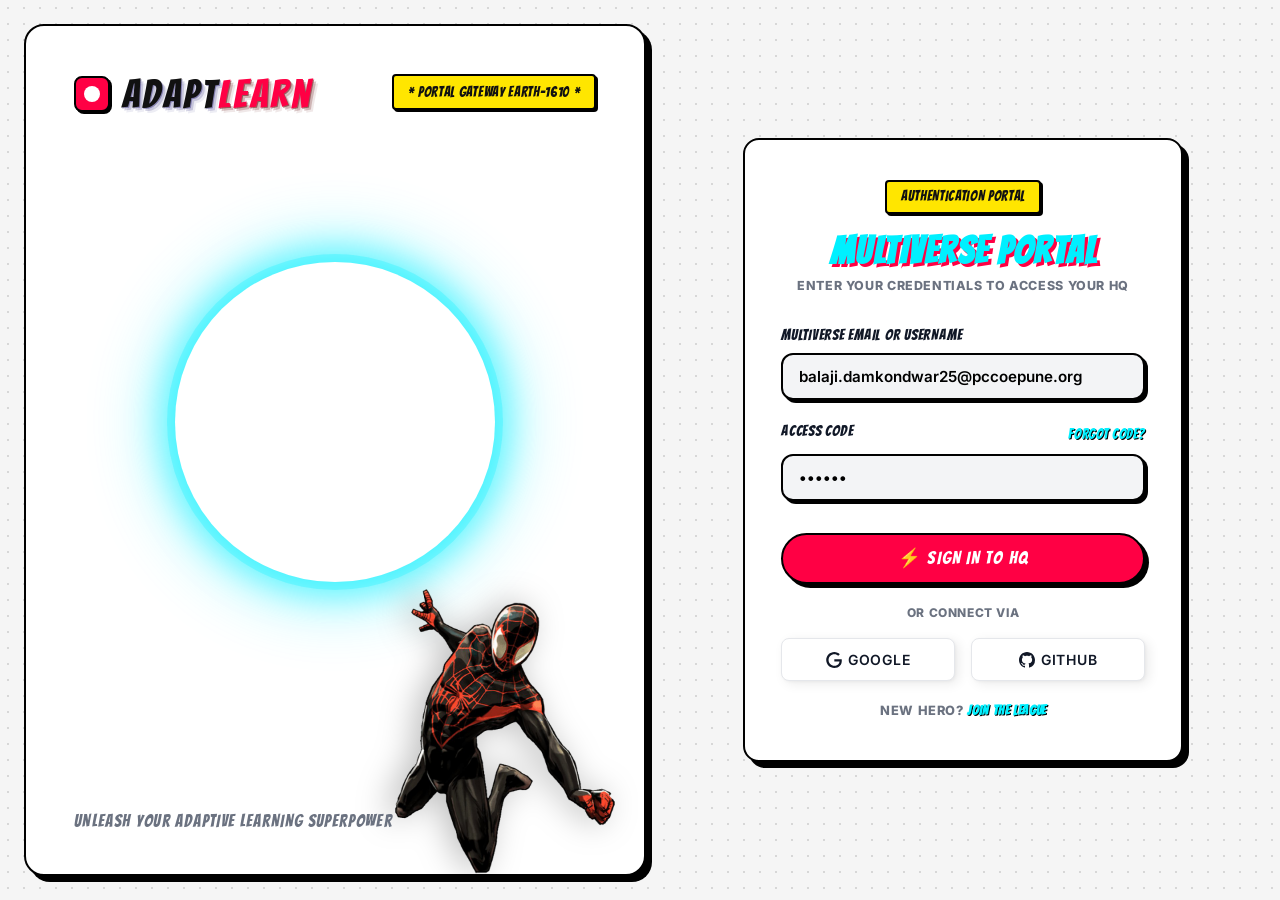
<file: index.html>
<!DOCTYPE html>
<html lang="en">
<head>
    <meta charset="UTF-8">
    <meta name="viewport" content="width=device-width, initial-scale=1.0">
    <title>AdaptLearn — Multiverse Portal Login</title>
    <link rel="stylesheet" href="styles.css">
    <link href="https://fonts.googleapis.com/css2?family=Bangers&family=Inter:wght@400;500;600;700;800&display=swap" rel="stylesheet">
</head>
<body class="login-body">
    <!-- Login View -->
    <div id="login-view" class="view active">
        <!-- LEFT SIDE -->
        <div class="login-left">
            <div class="brand-container">
                <div class="logo-placeholder"></div>
                <h1 class="brand-name"><span class="text-black">Adapt</span><span class="text-red">Learn</span></h1>
            </div>
            
            <div class="portal-badge-top">* PORTAL GATEWAY EARTH-1610 *</div>
            
            <div class="visual-center">
                <div class="circle-visual"></div>
            </div>

            <div class="hero-motto">UNLEASH YOUR ADAPTIVE LEARNING SUPERPOWER</div>

            <div class="spiderman-container">
                <img src="spiderman.png" alt="Spider-Man" class="spiderman-img">
            </div>
        </div>

        <!-- RIGHT SIDE -->
        <div class="login-right">
            <div class="login-container neo-card">
                <div class="auth-header">
                    <div class="auth-ycard">AUTHENTICATION PORTAL</div>
                    <h2 class="auth-title">MULTIVERSE PORTAL</h2>
                    <p class="auth-desc">ENTER YOUR CREDENTIALS TO ACCESS YOUR HQ</p>
                </div>
                
                <form id="login-form">
                    <div class="input-group">
                        <label for="login-id">MULTIVERSE EMAIL OR USERNAME</label>
                        <input type="text" id="login-id" required value="balaji.damkondwar25@pccoepune.org" placeholder="Enter your multiverse email">
                    </div>
                    <div class="input-group">
                        <div class="label-row">
                            <label for="password">ACCESS CODE</label>
                            <a href="#" class="forgot-link">FORGOT CODE?</a>
                        </div>
                        <input type="password" id="password" required value="••••••" placeholder="Enter your access code">
                    </div>
                    <button type="submit" class="btn-red-hero sign-in-btn">⚡ SIGN IN TO HQ</button>
                </form>

                <div class="divider-text">OR CONNECT VIA</div>

                <div class="social-login">
                    <button type="button" class="btn-social">
                        <svg width="16" height="16" viewBox="0 0 24 24" fill="currentColor">
                            <path d="M12.48 10.92v3.28h7.84c-.24 1.84-.853 3.187-1.787 4.133-1.147 1.147-2.933 2.4-6.053 2.4-4.827 0-8.6-3.893-8.6-8.72s3.773-8.72 8.6-8.72c2.6 0 4.507 1.027 5.907 2.347l2.307-2.307C18.747 1.44 15.907 0 12.48 0 5.867 0 .307 5.387.307 12s5.56 12 12.173 12c3.573 0 6.267-1.173 8.373-3.36 2.16-2.16 2.84-5.213 2.84-7.667 0-.76-.053-1.467-.173-2.053H12.48z"/>
                        </svg>
                        GOOGLE
                    </button>
                    <button type="button" class="btn-social">
                        <svg width="16" height="16" viewBox="0 0 24 24" fill="currentColor">
                            <path d="M12 0C5.37 0 0 5.37 0 12c0 5.31 3.435 9.795 8.205 11.385.6.105.825-.255.825-.57 0-.285-.015-1.23-.015-2.235-3.015.555-3.795-.735-4.035-1.41-.135-.345-.72-1.41-1.23-1.695-.42-.225-1.02-.78-.015-.795.945-.015 1.62.87 1.845 1.23 1.08 1.815 2.805 1.305 3.495.99.105-.78.42-1.305.765-1.605-2.67-.3-5.46-1.335-5.46-5.925 0-1.305.465-2.385 1.23-3.225-.12-.3-.54-1.53.12-3.18 0 0 1.005-.315 3.3 1.23.96-.27 1.98-.405 3-.405s2.04.135 3 .405c2.295-1.56 3.3-1.23 3.3-1.23.66 1.65.24 2.88.12 3.18.765.84 1.23 1.905 1.23 3.225 0 4.605-2.805 5.625-5.475 5.925.435.375.81 1.095.81 2.22 0 1.605-.015 2.895-.015 3.3 0 .315.225.69.825.57A12.02 12.02 0 0 0 24 12c0-6.63-5.37-12-12-12z"/>
                        </svg>
                        GITHUB
                    </button>
                </div>

                <div class="auth-footer-link">
                    NEW HERO? <a href="#" class="join-link">JOIN THE LEAGUE</a>
                </div>
            </div>
        </div>
    </div>

    <script src="app.js"></script>
</body>
</html>
</file>
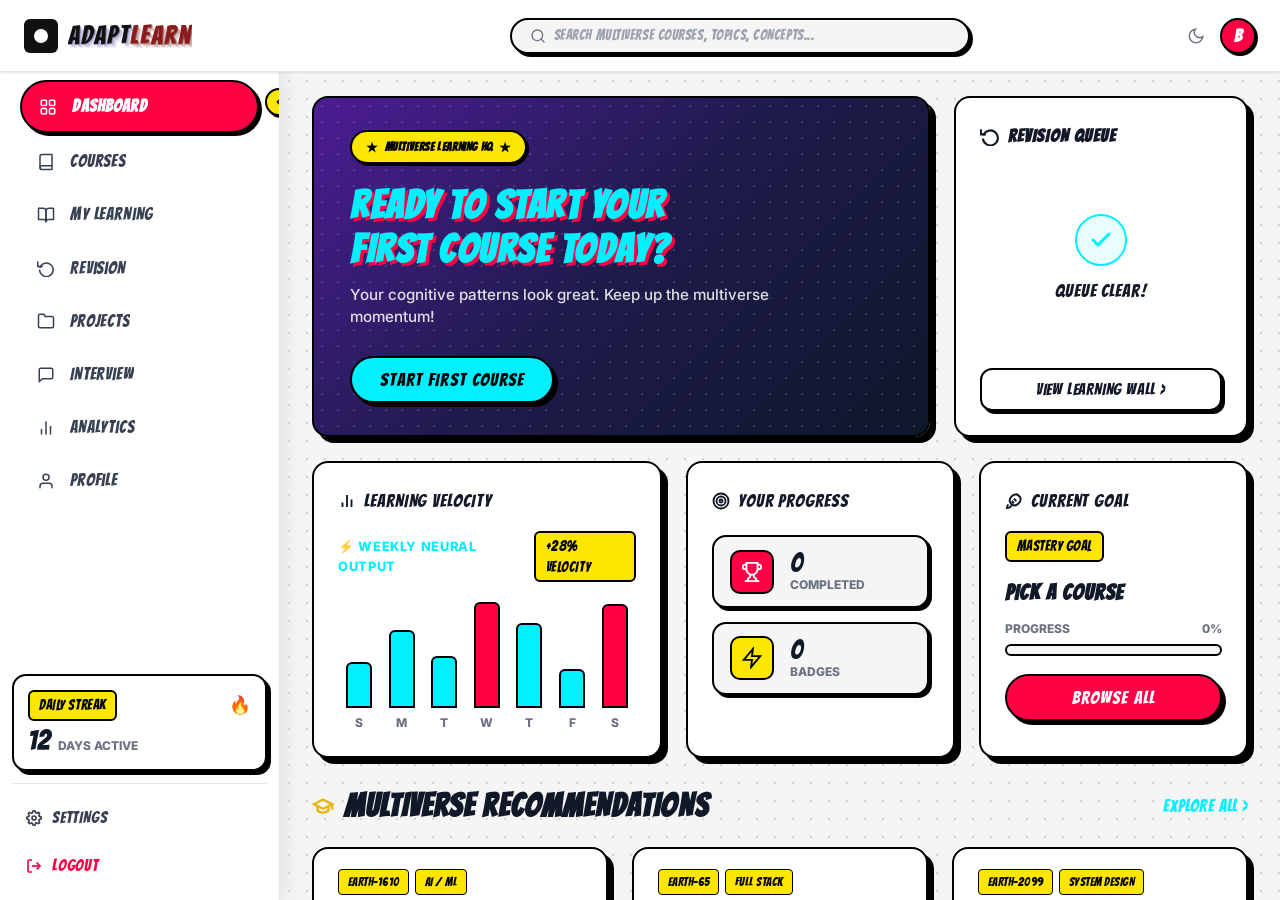
<file: app.html>
<!DOCTYPE html>
<html lang="en">
<head>
    <meta charset="UTF-8">
    <meta name="viewport" content="width=device-width, initial-scale=1.0">
    <meta name="description" content="AdaptLearn – Your personalised learning dashboard">
    <title>AdaptLearn – Dashboard</title>
    <link rel="stylesheet" href="css/base.css">
    <link rel="stylesheet" href="css/app.css">
    <link href="https://fonts.googleapis.com/css2?family=Bangers&family=Inter:wght@400;500;600;700;800&display=swap" rel="stylesheet">
</head>
<body class="app-wrapper">

    <!-- ── HEADER ─────────────────────────────────────────────── -->
    <header class="app-header" role="banner">

        <!-- Mobile menu trigger (hidden on desktop) -->
        <button class="icon-btn mobile-menu-btn" id="mobile-menu-btn" aria-label="Open navigation">
            <svg width="20" height="20" viewBox="0 0 24 24" fill="none" stroke="currentColor" stroke-width="2" stroke-linecap="round">
                <line x1="3" y1="6"  x2="21" y2="6"/>
                <line x1="3" y1="12" x2="21" y2="12"/>
                <line x1="3" y1="18" x2="21" y2="18"/>
            </svg>
        </button>

        <!-- Brand -->
        <div class="header-brand" id="header-brand">
            <div class="brand-logo" aria-hidden="true"></div>
            <span class="brand-name">
                <span class="adapt">Adapt</span><span class="learn">Learn</span>
            </span>
        </div>

        <!-- Search -->
        <div class="header-search" role="search">
            <div class="search-box">
                <svg width="16" height="16" viewBox="0 0 24 24" fill="none" stroke="currentColor" stroke-width="2" stroke-linecap="round" aria-hidden="true">
                    <circle cx="11" cy="11" r="8"/>
                    <line x1="21" y1="21" x2="16.65" y2="16.65"/>
                </svg>
                <input type="search" id="global-search" placeholder="SEARCH MULTIVERSE COURSES, TOPICS, CONCEPTS..." aria-label="Search">
            </div>
        </div>

        <!-- Actions -->
        <div class="header-actions">
            <button class="icon-btn" id="theme-toggle" aria-label="Toggle theme" title="Toggle theme">
                <svg id="theme-icon" width="18" height="18" viewBox="0 0 24 24" fill="none" stroke="currentColor" stroke-width="2" stroke-linecap="round">
                    <circle cx="12" cy="12" r="5"/>
                    <line x1="12" y1="1"  x2="12" y2="3"/>
                    <line x1="12" y1="21" x2="12" y2="23"/>
                    <line x1="4.22" y1="4.22"  x2="5.64"  y2="5.64"/>
                    <line x1="18.36" y1="18.36" x2="19.78" y2="19.78"/>
                    <line x1="1"  y1="12" x2="3"  y2="12"/>
                    <line x1="21" y1="12" x2="23" y2="12"/>
                    <line x1="4.22" y1="19.78" x2="5.64"  y2="18.36"/>
                    <line x1="18.36" y1="5.64"  x2="19.78" y2="4.22"/>
                </svg>
            </button>

            <button class="profile-avatar" id="profile-btn" aria-label="Profile" title="Profile">B</button>
        </div>
    </header>

    <!-- ── APP BODY ───────────────────────────────────────────── -->
    <div class="app-body">

        <!-- Mobile overlay -->
        <div class="sidebar-overlay" id="sidebar-overlay" aria-hidden="true"></div>

        <!-- ── SIDEBAR ──────────────────────────────────────────── -->
        <aside class="app-sidebar" id="app-sidebar" role="navigation" aria-label="Main navigation">

            <!-- Toggle Button -->
            <button class="sidebar-toggle" id="sidebar-toggle" aria-label="Toggle sidebar" title="Toggle sidebar">
                <svg width="14" height="14" viewBox="0 0 24 24" fill="none" stroke="currentColor" stroke-width="2.5" stroke-linecap="round">
                    <polyline points="15 18 9 12 15 6"/>
                </svg>
            </button>

            <!-- Navigation Container (dark rounded panel) -->
            <div class="nav-container">
                <nav class="sidebar-nav" aria-label="Sidebar navigation">
                <a href="#" class="nav-item active" data-tab="dashboard" id="nav-dashboard" aria-current="page">
                    <span class="nav-icon" aria-hidden="true">
                        <svg width="18" height="18" viewBox="0 0 24 24" fill="none" stroke="currentColor" stroke-width="2" stroke-linecap="round" stroke-linejoin="round">
                            <rect x="3" y="3" width="7" height="7" rx="1"/>
                            <rect x="14" y="3" width="7" height="7" rx="1"/>
                            <rect x="3" y="14" width="7" height="7" rx="1"/>
                            <rect x="14" y="14" width="7" height="7" rx="1"/>
                        </svg>
                    </span>
                    <span class="nav-label">Dashboard</span>
                </a>

                <a href="#" class="nav-item" data-tab="courses" id="nav-courses">
                    <span class="nav-icon" aria-hidden="true">
                        <svg width="18" height="18" viewBox="0 0 24 24" fill="none" stroke="currentColor" stroke-width="2" stroke-linecap="round" stroke-linejoin="round">
                            <path d="M4 19.5A2.5 2.5 0 0 1 6.5 17H20"/>
                            <path d="M6.5 2H20v20H6.5A2.5 2.5 0 0 1 4 19.5v-15A2.5 2.5 0 0 1 6.5 2z"/>
                        </svg>
                    </span>
                    <span class="nav-label">Courses</span>
                </a>

                <a href="#" class="nav-item" data-tab="my-learning" id="nav-my-learning">
                    <span class="nav-icon" aria-hidden="true">
                        <svg width="18" height="18" viewBox="0 0 24 24" fill="none" stroke="currentColor" stroke-width="2" stroke-linecap="round" stroke-linejoin="round">
                            <path d="M2 3h6a4 4 0 0 1 4 4v14a3 3 0 0 0-3-3H2z"/>
                            <path d="M22 3h-6a4 4 0 0 0-4 4v14a3 3 0 0 1 3-3h7z"/>
                        </svg>
                    </span>
                    <span class="nav-label">My Learning</span>
                </a>

                <a href="#" class="nav-item" data-tab="revision" id="nav-revision">
                    <span class="nav-icon" aria-hidden="true">
                        <svg width="18" height="18" viewBox="0 0 24 24" fill="none" stroke="currentColor" stroke-width="2" stroke-linecap="round" stroke-linejoin="round">
                            <polyline points="1 4 1 10 7 10"/>
                            <path d="M3.51 15a9 9 0 1 0 .49-3.65"/>
                        </svg>
                    </span>
                    <span class="nav-label">Revision</span>
                </a>

                <a href="#" class="nav-item" data-tab="projects" id="nav-projects">
                    <span class="nav-icon" aria-hidden="true">
                        <svg width="18" height="18" viewBox="0 0 24 24" fill="none" stroke="currentColor" stroke-width="2" stroke-linecap="round" stroke-linejoin="round">
                            <path d="M22 19a2 2 0 0 1-2 2H4a2 2 0 0 1-2-2V5a2 2 0 0 1 2-2h5l2 3h9a2 2 0 0 1 2 2z"/>
                        </svg>
                    </span>
                    <span class="nav-label">Projects</span>
                </a>

                <a href="#" class="nav-item" data-tab="interview" id="nav-interview">
                    <span class="nav-icon" aria-hidden="true">
                        <svg width="18" height="18" viewBox="0 0 24 24" fill="none" stroke="currentColor" stroke-width="2" stroke-linecap="round" stroke-linejoin="round">
                            <path d="M21 15a2 2 0 0 1-2 2H7l-4 4V5a2 2 0 0 1 2-2h14a2 2 0 0 1 2 2z"/>
                        </svg>
                    </span>
                    <span class="nav-label">Interview</span>
                </a>

                <a href="#" class="nav-item" data-tab="analytics" id="nav-analytics">
                    <span class="nav-icon" aria-hidden="true">
                        <svg width="18" height="18" viewBox="0 0 24 24" fill="none" stroke="currentColor" stroke-width="2" stroke-linecap="round" stroke-linejoin="round">
                            <line x1="18" y1="20" x2="18" y2="10"/>
                            <line x1="12" y1="20" x2="12" y2="4"/>
                            <line x1="6"  y1="20" x2="6"  y2="14"/>
                        </svg>
                    </span>
                    <span class="nav-label">Analytics</span>
                </a>

                <a href="#" class="nav-item" data-tab="profile" id="nav-profile">
                    <span class="nav-icon" aria-hidden="true">
                        <svg width="18" height="18" viewBox="0 0 24 24" fill="none" stroke="currentColor" stroke-width="2" stroke-linecap="round" stroke-linejoin="round">
                            <path d="M20 21v-2a4 4 0 0 0-4-4H8a4 4 0 0 0-4 4v2"/>
                            <circle cx="12" cy="7" r="4"/>
                        </svg>
                    </span>
                    <span class="nav-label">Profile</span>
                </a>
            </nav>
            </div><!-- /.nav-container -->

            <!-- Daily Streak Card & Bottom Nav -->
            <div class="sidebar-footer">
                <div class="daily-streak-card" aria-label="Daily Streak">
                    <div class="streak-header">
                        <span class="badge-yellow-sm">DAILY STREAK</span>
                        <span class="flame-icon">🔥</span>
                    </div>
                    <div class="streak-val-row">
                        <span class="streak-count">12</span>
                        <span class="streak-text">DAYS ACTIVE</span>
                    </div>
                </div>

                <div class="sidebar-extra-nav">
                    <a href="#" class="extra-nav-item">
                        <svg width="16" height="16" viewBox="0 0 24 24" fill="none" stroke="currentColor" stroke-width="2.5">
                            <circle cx="12" cy="12" r="3"/>
                            <path d="M19.4 15a1.65 1.65 0 0 0 .33 1.82l.06.06a2 2 0 0 1 0 2.83 2 2 0 0 1-2.83 0l-.06-.06a1.65 1.65 0 0 0-1.82-.33 1.65 1.65 0 0 0-1 1.51V21a2 2 0 0 1-2 2 2 2 0 0 1-2-2v-.09A1.65 1.65 0 0 0 9 19.4a1.65 1.65 0 0 0-1.82.33l-.06.06a2 2 0 0 1-2.83 0 2 2 0 0 1 0-2.83l.06-.06a1.65 1.65 0 0 0 .33-1.82 1.65 1.65 0 0 0-1.51-1H3a2 2 0 0 1-2-2 2 2 0 0 1 2-2h.09A1.65 1.65 0 0 0 4.6 9a1.65 1.65 0 0 0-.33-1.82l-.06-.06a2 2 0 0 1 0-2.83 2 2 0 0 1 2.83 0l.06.06a1.65 1.65 0 0 0 1.82.33H9a1.65 1.65 0 0 0 1-1.51V3a2 2 0 0 1 2-2 2 2 0 0 1 2 2v.09a1.65 1.65 0 0 0 1 1.51 1.65 1.65 0 0 0 1.82-.33l.06-.06a2 2 0 0 1 2.83 0 2 2 0 0 1 0 2.83l-.06.06a1.65 1.65 0 0 0-.33 1.82V9a1.65 1.65 0 0 0 1.51 1H21a2 2 0 0 1 2 2 2 2 0 0 1-2 2h-.09a1.65 1.65 0 0 0-1.51 1z"/>
                        </svg>
                        <span>SETTINGS</span>
                    </a>
                    <a href="index.html" class="extra-nav-item logout">
                        <svg width="16" height="16" viewBox="0 0 24 24" fill="none" stroke="currentColor" stroke-width="2.5">
                            <path d="M9 21H5a2 2 0 0 1-2-2V5a2 2 0 0 1 2-2h4"/>
                            <polyline points="16 17 21 12 16 7"/>
                            <line x1="21" y1="12" x2="9" y2="12"/>
                        </svg>
                        <span>LOGOUT</span>
                    </a>
                </div>
            </div>
        </aside>

        <!-- ── MAIN CONTENT ──────────────────────────────────── -->
        <main class="app-main" id="app-main" role="main">

            <!-- Dashboard -->
            <section class="tab-panel active" id="panel-dashboard" aria-labelledby="nav-dashboard"></section>

            <!-- Courses -->
            <section class="tab-panel" id="panel-courses" aria-labelledby="nav-courses"></section>

            <!-- My Learning -->
            <section class="tab-panel" id="panel-my-learning" aria-labelledby="nav-my-learning"></section>

            <!-- Revision -->
            <section class="tab-panel" id="panel-revision" aria-labelledby="nav-revision"></section>

            <!-- Projects -->
            <section class="tab-panel" id="panel-projects" aria-labelledby="nav-projects"></section>

            <!-- Interview -->
            <section class="tab-panel" id="panel-interview" aria-labelledby="nav-interview"></section>

            <!-- Analytics -->
            <section class="tab-panel" id="panel-analytics" aria-labelledby="nav-analytics"></section>

            <!-- Profile -->
            <section class="tab-panel" id="panel-profile" aria-labelledby="nav-profile"></section>

            <!-- Mission (Pre-Learning Assessment & Quiz) -->
            <section class="tab-panel" id="panel-mission"></section>

        </main>
    </div><!-- /.app-body -->

    <!-- Page content renderers — load before shell -->
    <script src="pages/dashboard.js"></script>
    <script src="pages/courses.js"></script>
    <script src="pages/my-learning.js"></script>
    <script src="pages/revision.js"></script>
    <script src="pages/projects.js"></script>
    <script src="pages/interview.js"></script>
    <script src="pages/analytics.js"></script>
    <script src="pages/profile.js"></script>
    <script src="pages/mission.js"></script>
    <script src="js/shell.js"></script>
</body>
</html>
</file>
<file: styles.css>
:root {
    --primary-color: #8b1a1a;
    --primary-hover: #6b1010;
    --dark-red: #8b1a1a;
    --dark-red-hover: #6b1010;
    --bg-color: #f5f5f5;
    --card-bg: #ffffff;
    --text-main: #111827;
    --text-muted: #6b7280;
    --border-color: #e5e7eb;
    --sidebar-width: 250px;
    --transition-speed: 0.25s;
}

* {
    box-sizing: border-box;
    margin: 0;
    padding: 0;
}

body {
    font-family: 'Inter', sans-serif;
    background-color: var(--bg-color);
    color: var(--text-main);
    line-height: 1.5;
    min-height: 100vh;
}

.view {
    display: none;
    min-height: 100vh;
}

.view.active {
    display: flex;
}

.hidden {
    display: none !important;
}

/* --- Login View --- */
#login-view {
    background-color: var(--bg-color);
    background-image: radial-gradient(rgba(0,0,0,0.12) 1.2px, transparent 1.2px);
    background-size: 16px 16px;
    align-items: stretch;
    gap: 1.5rem;
    padding: 1.5rem;
}

.login-left {
    flex: 1;
    position: relative;
    background-color: #ffffff;
    padding: 3rem;
    display: flex;
    flex-direction: column;
    overflow: hidden;
    border-radius: 1.25rem;
    border: 2.5px solid #000000;
    box-shadow: 6px 6px 0 #000000;
    z-index: 1;
}

.login-right {
    flex: 1;
    display: flex;
    justify-content: center;
    align-items: center;
    background-color: transparent;
    padding: 2rem;
}

/* Branding */
.brand-container {
    display: flex;
    align-items: center;
    gap: 0.75rem;
    margin-bottom: 2rem;
    position: relative;
    z-index: 10;
}

.logo-placeholder {
    width: 36px;
    height: 36px;
    background-color: #ff0044;
    border: 2px solid #000;
    border-radius: 8px;
    box-shadow: 2px 2px 0 #000;
    position: relative;
}

.logo-placeholder::after {
    content: '';
    position: absolute;
    top: 50%;
    left: 50%;
    transform: translate(-50%, -50%);
    width: 16px;
    height: 16px;
    background-color: #fff;
    border-radius: 50%;
}

.brand-name {
    font-family: 'Bangers', 'Impact', cursive;
    font-size: 2.5rem;
    font-weight: 400;
    margin: 0;
    letter-spacing: 3px;
    line-height: 1;
}

.text-black {
    color: #111;
    text-shadow:
        1px 1px 0 rgba(30, 20, 110, 0.40),
        3px 3px 0 rgba(30, 20, 110, 0.18),
        5px 5px 0 rgba(30, 20, 110, 0.08);
}

.text-red {
    color: #ff0044;
    text-shadow:
        1px 1px 0 rgba(90, 0, 0, 0.50),
        3px 3px 0 rgba(90, 0, 0, 0.22),
        5px 5px 0 rgba(90, 0, 0, 0.09);
}

/* Portal Badge Top */
.portal-badge-top {
    background-color: #ffe600;
    color: #111;
    font-family: 'Bangers', sans-serif;
    font-size: 0.85rem;
    padding: 0.35rem 0.85rem;
    border: 2px solid #000000;
    border-radius: 4px;
    display: inline-block;
    letter-spacing: 0.05em;
    box-shadow: 2px 2px 0 #000000;
    position: absolute;
    top: 3rem;
    right: 3rem;
    z-index: 10;
}

.hero-motto {
    position: absolute;
    bottom: 2.5rem;
    left: 3rem;
    font-family: 'Bangers', sans-serif;
    font-size: 1.05rem;
    letter-spacing: 0.08em;
    color: var(--text-muted);
    z-index: 10;
}

/* Visual Center */
.visual-center {
    flex: 1;
    display: flex;
    justify-content: center;
    align-items: center;
    position: relative;
    z-index: 1;
    margin-bottom: 8rem;
}

/* Clean Circle Visual with Aqua Glow */
.circle-visual {
    width: 320px;
    height: 320px;
    border-radius: 50%;
    background-color: #ffffff;
    box-shadow:
        0 0 0 8px rgba(0, 240, 255, 0.25),
        0 0 32px 14px rgba(0, 240, 255, 0.50),
        0 0 64px 24px rgba(0, 240, 255, 0.30);
}

/* Spider-Man Image */
.spiderman-container {
    position: absolute;
    bottom: 0;
    right: 0;
    width: 28vw;
    max-width: 280px;
    min-width: 180px;
    z-index: 6;
    pointer-events: none;
}

.spiderman-img {
    width: 100%;
    height: auto;
    display: block;
    filter: drop-shadow(-8px 0px 16px rgba(0,0,0,0.25));
}

.login-container.neo-card {
    background-color: #ffffff;
    border: 2.5px solid #000000;
    border-radius: 16px;
    box-shadow: 6px 6px 0 #000000;
    padding: 2.5rem 2.25rem;
    width: 100%;
    max-width: 440px;
}

.auth-header {
    text-align: center;
    margin-bottom: 1.75rem;
}

.auth-ycard {
    background-color: #ffe600;
    color: #111;
    font-family: 'Bangers', sans-serif;
    font-size: 0.85rem;
    padding: 0.3rem 0.85rem;
    border: 2px solid #000000;
    border-radius: 4px;
    box-shadow: 2px 2px 0 #000000;
    display: inline-block;
    margin-bottom: 1rem;
    letter-spacing: 0.05em;
}

.auth-title {
    font-family: 'Bangers', sans-serif;
    font-size: 2.4rem;
    color: #00f0ff;
    text-shadow: 3px 3px 0 #ff0044;
    letter-spacing: 1.5px;
    line-height: 1.1;
    margin-bottom: 0.35rem;
}

.auth-desc {
    font-size: 0.78rem;
    font-weight: 800;
    color: var(--text-muted);
    text-transform: uppercase;
    letter-spacing: 0.05em;
}

.input-group {
    margin-bottom: 1.25rem;
}

.label-row {
    display: flex;
    justify-content: space-between;
    align-items: center;
    margin-bottom: 0.35rem;
}

.input-group label {
    display: block;
    margin-bottom: 0.35rem;
    font-family: 'Bangers', sans-serif;
    font-size: 0.95rem;
    letter-spacing: 0.05em;
    color: var(--text-main);
}

.forgot-link {
    font-family: 'Bangers', sans-serif;
    font-size: 0.85rem;
    color: #00f0ff;
    text-decoration: none;
    letter-spacing: 0.04em;
    text-shadow: 1px 1px 0 #000;
}

.input-group input {
    width: 100%;
    padding: 0.75rem 1rem;
    border: 2.5px solid #000000;
    border-radius: 12px;
    font-family: 'Inter', sans-serif;
    font-weight: 600;
    font-size: 0.95rem;
    color: #000000;
    background-color: #f3f4f6;
    box-shadow: 3px 3px 0 #000000;
    outline: none;
    transition: transform 0.12s, box-shadow 0.12s, background-color 0.12s;
}

.input-group input:focus {
    background-color: #ffffff;
    transform: translate(-1px, -1px);
    box-shadow: 4px 4px 0 #000000;
}

.sign-in-btn {
    background: #ff0044 !important;
    color: #ffffff !important;
    border: 2.5px solid #000000 !important;
    box-shadow: 4px 4px 0 #000000 !important;
    border-radius: 999px !important;
    padding: 0.8rem 1.5rem !important;
    font-family: 'Bangers', sans-serif !important;
    font-size: 1.15rem !important;
    letter-spacing: 0.06em !important;
    cursor: pointer !important;
    width: 100% !important;
    margin-top: 0.75rem !important;
    margin-bottom: 1.25rem !important;
    transition: transform 0.12s, box-shadow 0.12s !important;
}

.sign-in-btn:hover {
    transform: translate(-2px, -2px) !important;
    box-shadow: 6px 6px 0 #000000 !important;
}

.divider-text {
    text-align: center;
    font-size: 0.75rem;
    font-weight: 800;
    color: var(--text-muted);
    letter-spacing: 0.05em;
    margin-bottom: 1rem;
}

.social-login {
    display: flex;
    gap: 0.75rem;
    margin-bottom: 1.25rem;
}

.btn-social {
    flex: 1;
    background: #ffffff;
    border: 2px solid #000000;
    border-radius: 12px;
    padding: 0.65rem;
    font-family: 'Bangers', sans-serif;
    font-size: 0.95rem;
    letter-spacing: 0.05em;
    color: #000000;
    box-shadow: 3px 3px 0 #000000;
    display: flex;
    align-items: center;
    justify-content: center;
    gap: 0.4rem;
    cursor: pointer;
    transition: transform 0.12s, box-shadow 0.12s;
}

.btn-social:hover {
    transform: translate(-1px, -1px);
    box-shadow: 4px 4px 0 #000000;
    background: #f9fafb;
}

.auth-footer-link {
    text-align: center;
    font-size: 0.8rem;
    font-weight: 800;
    color: var(--text-muted);
    letter-spacing: 0.05em;
}

.join-link {
    color: #00f0ff;
    text-decoration: none;
    font-family: 'Bangers', sans-serif;
    letter-spacing: 0.05em;
    text-shadow: 1px 1px 0 #000;
}


.btn-red:hover {
    background-color: var(--dark-red-hover);
    box-shadow: 8px 5px 22px rgba(107, 16, 16, 0.5), 2px 2px 6px rgba(107, 16, 16, 0.25);
    transform: translateY(-1px);
}

.divider {
    height: 1px;
    background-color: var(--border-color);
    margin: 2rem 0;
    width: 100%;
}

.social-login {
    display: flex;
    gap: 1rem;
}

.btn-social {
    flex: 1;
    padding: 0.75rem;
    background-color: #fff;
    border: 1.5px solid var(--border-color);
    border-radius: 0.5rem;
    font-family: inherit;
    font-weight: 600;
    font-size: 0.875rem;
    color: var(--text-main);
    cursor: pointer;
    transition: all var(--transition-speed);
    display: flex;
    justify-content: center;
    align-items: center;
    /* Shadow biased to the right */
    box-shadow: 4px 3px 12px rgba(0,0,0,0.08), 1px 1px 3px rgba(0,0,0,0.04);
}

.btn-social:hover {
    background-color: var(--bg-color);
    border-color: var(--dark-red);
    color: var(--dark-red);
    box-shadow: 5px 4px 14px rgba(0,0,0,0.1);
}

.btn-secondary {
    background-color: transparent;
    border: 1px solid var(--border-color);
    color: var(--text-main);
    padding: 0.5rem 1rem;
    font-size: 0.875rem;
}

.btn-secondary:hover {
    background-color: var(--bg-color);
}

/* --- App View (Dashboard) --- */
#app-view {
    flex-direction: row;
    overflow: hidden;
}

/* Sidebar */
.sidebar {
    width: var(--sidebar-width);
    background-color: var(--card-bg);
    border-right: 1px solid var(--border-color);
    display: flex;
    flex-direction: column;
    height: 100vh;
    transition: transform var(--transition-speed) ease;
}

.sidebar-header {
    padding: 1.5rem;
    border-bottom: 1px solid var(--border-color);
    display: flex;
    justify-content: space-between;
    align-items: center;
}

.sidebar-nav {
    padding: 1rem 0;
    overflow-y: auto;
    flex: 1;
}

.nav-item {
    display: block;
    padding: 0.75rem 1.5rem;
    color: var(--text-muted);
    text-decoration: none;
    font-weight: 500;
    transition: all var(--transition-speed);
}

.nav-item:hover {
    background-color: var(--bg-color);
    color: var(--text-main);
}

.nav-item.active {
    background-color: rgba(79, 70, 229, 0.1);
    color: var(--primary-color);
    border-right: 3px solid var(--primary-color);
}

/* Main Content */
.main-content {
    flex: 1;
    display: flex;
    flex-direction: column;
    height: 100vh;
    overflow: hidden;
}

.topbar {
    background-color: var(--card-bg);
    border-bottom: 1px solid var(--border-color);
    padding: 1rem 1.5rem;
    display: flex;
    align-items: center;
    justify-content: space-between;
}

.topbar-left {
    display: flex;
    align-items: center;
    gap: 1rem;
}

.content-area {
    padding: 1.5rem;
    overflow-y: auto;
    flex: 1;
}

/* Mobile responsive utils */
.mobile-only {
    display: none;
}

.btn-icon {
    background: none;
    border: none;
    font-size: 1.5rem;
    cursor: pointer;
    color: var(--text-main);
    display: flex;
    align-items: center;
    justify-content: center;
}

/* Responsive Design */
@media (max-width: 768px) {
    .mobile-only {
        display: block;
    }

    #login-view.active {
        flex-direction: column;
    }
    
    .login-left, .login-right {
        flex: none;
        width: 100%;
        min-height: auto;
    }

    .login-left {
        padding: 2rem;
    }

    .portal-badge {
        top: 2rem;
        right: 2rem;
    }

    .spiderman-container {
        width: 40vw;
        max-width: 180px;
        min-width: 120px;
    }

    .circle-visual {
        width: 200px;
        height: 200px;
    }
    
    .sidebar {
        position: fixed;
        left: 0;
        top: 0;
        z-index: 1000;
        transform: translateX(-100%);
    }

    .sidebar.open {
        transform: translateX(0);
    }

    #app-view.view.active {
        display: flex;
        flex-direction: column;
    }
}
</file>
<file: css/base.css>
/* =============================================================
   BASE.CSS — Shared tokens, reset, and typography
   ============================================================= */

:root {
    /* Brand */
    --dark-red:        #8b1a1a;
    --dark-red-hover:  #6b1010;

    /* Surfaces */
    --bg-page:    #f5f5f5;
    --bg-card:    #ffffff;
    --bg-sidebar: #ffffff;

    /* Text */
    --text-primary:   #111827;
    --text-secondary: #374151;
    --text-muted:     #6b7280;
    --text-faint:     #9ca3af;

    /* Borders */
    --border:       #e5e7eb;
    --border-strong:#d1d5db;

    /* App Layout */
    --header-height:      72px;
    --sidebar-width:      clamp(200px, 25vw, 280px);
    --sidebar-collapsed:  64px;

    /* Nav Container */
    --nav-bg:          #ffffff;
    --nav-text:        #374151;
    --nav-hover-bg:    rgba(139, 26, 26, 0.06);
    --nav-hover-color: var(--dark-red);
    --nav-active-bg:   var(--dark-red);
    --nav-active-text: #ffffff;

    /* Radius */
    --radius-sm:  6px;
    --radius-md:  10px;
    --radius-lg:  16px;
    --radius-full: 9999px;

    /* Shadows */
    --shadow-sm:    0 1px 3px rgba(0,0,0,0.07), 0 1px 2px rgba(0,0,0,0.04);
    --shadow-md:    0 4px 12px rgba(0,0,0,0.09), 0 2px 4px rgba(0,0,0,0.05);
    --shadow-lg:    0 8px 24px rgba(0,0,0,0.11), 0 3px 8px rgba(0,0,0,0.06);
    --shadow-right: 6px 0 20px rgba(0,0,0,0.07);

    /* Motion */
    --duration: 0.25s;
    --ease:     cubic-bezier(0.4, 0, 0.2, 1);
}

/* ── Dark Mode ───────────────────────────────────────────────── */
.dark-mode {
    --bg-page:    #0d0d14;
    --bg-card:    #1a1a2a;
    --bg-sidebar: #13131f;

    --text-primary:   #e5e7ef;
    --text-secondary: #9ca3b0;
    --text-muted:     #6b7280;
    --text-faint:     #4b4f5e;

    --border:        #252535;
    --border-strong: #2e2e44;

    --nav-bg:          #13131f;
    --nav-text:        #9ca3b0;
    --nav-hover-bg:    rgba(255,255,255,0.06);
    --nav-hover-color: #ffffff;
    --nav-active-bg:   var(--dark-red);
    --nav-active-text: #ffffff;

    --shadow-sm:    0 1px 3px rgba(0,0,0,0.4), 0 1px 2px rgba(0,0,0,0.25);
    --shadow-md:    0 4px 12px rgba(0,0,0,0.5), 0 2px 4px rgba(0,0,0,0.3);
    --shadow-lg:    0 8px 24px rgba(0,0,0,0.6), 0 3px 8px rgba(0,0,0,0.4);
    --shadow-right: 4px 0 20px rgba(0,0,0,0.4);
}

/* --- Reset -------------------------------------------------- */
*, *::before, *::after {
    box-sizing: border-box;
    margin: 0;
    padding: 0;
}

html { scroll-behavior: smooth; }

body {
    font-family: 'Inter', -apple-system, BlinkMacSystemFont, 'Segoe UI', sans-serif;
    color: var(--text-primary);
    background: var(--bg-page);
    line-height: 1.5;
    -webkit-font-smoothing: antialiased;
    min-height: 100vh;
}

a            { text-decoration: none; color: inherit; }
button       { font-family: inherit; cursor: pointer; }
img, svg     { display: block; }
ul, ol       { list-style: none; }
input, select, textarea { font-family: inherit; }

/* --- Utility ------------------------------------------------ */
.sr-only {
    position: absolute;
    width: 1px; height: 1px;
    padding: 0; margin: -1px;
    overflow: hidden;
    clip: rect(0,0,0,0);
    border: 0;
}
</file>
<file: css/app.css>
/* =============================================================
   APP.CSS — Post-login shell: header, sidebar, layout, panels
   ============================================================= */

/* ── Layout Wrapper ─────────────────────────────────────────── */
.app-wrapper {
    display: flex;
    flex-direction: column;
    height: 100vh;
    overflow: hidden;
    background: var(--bg-page);
    transition: background var(--duration), color var(--duration);
}

/* ── Header ──────────────────────────────────────────────────── */
.app-header {
    height: var(--header-height);
    background: var(--bg-card);
    border-bottom: 1px solid var(--border);
    box-shadow: var(--shadow-sm);
    display: flex;
    align-items: center;
    padding: 0 1.5rem;
    gap: 1rem;
    position: sticky;
    top: 0;
    z-index: 200;
    flex-shrink: 0;
    transition: background var(--duration), border-color var(--duration);
}

/* Brand — matches sidebar width so search bar starts aligned */
.header-brand {
    width: var(--sidebar-width);
    flex-shrink: 0;
    display: flex;
    align-items: center;
    gap: 0.6rem;
    transition: width var(--duration) var(--ease);
    overflow: hidden;
}

.header-brand.collapsed {
    width: var(--sidebar-collapsed);
}

.brand-logo {
    width: 34px;
    height: 34px;
    background: #111;
    border-radius: var(--radius-sm);
    position: relative;
    flex-shrink: 0;
}
.brand-logo::after {
    content: '';
    position: absolute;
    inset: 50% auto auto 50%;
    transform: translate(-50%, -50%);
    width: 14px;
    height: 14px;
    background: #fff;
    border-radius: 50%;
}

.brand-name {
    font-family: 'Bangers', 'Impact', cursive;
    font-size: 1.6rem;
    font-weight: 400;
    letter-spacing: 2px;
    white-space: nowrap;
    overflow: hidden;
    transition: opacity var(--duration) var(--ease);
    line-height: 1;
}
/* "Adapt" — black with deep blue-purple stepped shadow (Spider-Verse inspired) */
.brand-name .adapt {
    color: #111;
    text-shadow:
        1px 1px 0 rgba(30, 20, 110, 0.40),
        3px 3px 0 rgba(30, 20, 110, 0.18),
        5px 5px 0 rgba(30, 20, 110, 0.08);
}
/* "Learn" — dark red with deeper red stepped shadow */
.brand-name .learn {
    color: var(--dark-red);
    text-shadow:
        1px 1px 0 rgba(90, 0, 0, 0.50),
        3px 3px 0 rgba(90, 0, 0, 0.22),
        5px 5px 0 rgba(90, 0, 0, 0.09);
}

/* Dark mode: lighter text + adjusted shadows for dark header */
.dark-mode .brand-name .adapt {
    color: #ffffff;
    text-shadow:
        1px 1px 0 rgba(80, 100, 230, 0.55),
        3px 3px 0 rgba(80, 100, 230, 0.25),
        5px 5px 0 rgba(80, 100, 230, 0.10);
}
.dark-mode .brand-name .learn {
    color: #e05555;
    text-shadow:
        1px 1px 0 rgba(120, 0, 0, 0.55),
        3px 3px 0 rgba(120, 0, 0, 0.25),
        5px 5px 0 rgba(120, 0, 0, 0.10);
}

.header-brand.collapsed .brand-name {
    opacity: 0;
    width: 0;
    pointer-events: none;
}

/* Search */
.header-search {
    flex: 1;
    display: flex;
    justify-content: center;
}

.search-box {
    display: flex;
    align-items: center;
    gap: 0.5rem;
    background: var(--bg-page);
    border: 1.5px solid var(--border);
    border-radius: var(--radius-full);
    padding: 0.5rem 1.1rem;
    width: 100%;
    max-width: 460px;
    transition: border-color var(--duration), box-shadow var(--duration), background var(--duration);
}

.search-box:focus-within {
    border-color: var(--dark-red);
    box-shadow: 0 0 0 3px rgba(139,26,26,0.08);
    background: var(--bg-card);
}

.search-box svg { color: var(--text-muted); flex-shrink: 0; }

.search-box input {
    border: none;
    background: transparent;
    font-size: 0.875rem;
    color: var(--text-primary);
    outline: none;
    width: 100%;
}

.search-box input::placeholder { color: var(--text-faint); }

/* Header Actions */
.header-actions {
    display: flex;
    align-items: center;
    gap: 0.25rem;
    margin-left: auto;
}

.icon-btn {
    width: 40px;
    height: 40px;
    border-radius: var(--radius-md);
    border: none;
    background: transparent;
    color: var(--text-muted);
    display: flex;
    align-items: center;
    justify-content: center;
    transition: background var(--duration), color var(--duration);
}

.icon-btn:hover {
    background: var(--bg-page);
    color: var(--text-primary);
}

.profile-avatar {
    width: 36px;
    height: 36px;
    border-radius: 50%;
    background: var(--dark-red);
    color: #fff;
    font-size: 0.8rem;
    font-weight: 700;
    display: flex;
    align-items: center;
    justify-content: center;
    cursor: pointer;
    border: 2px solid transparent;
    transition: border-color var(--duration), background var(--duration);
}

.profile-avatar:hover {
    border-color: var(--dark-red);
    background: var(--dark-red-hover);
}

/* ── App Body ────────────────────────────────────────────────── */
.app-body {
    display: flex;
    flex: 1;
    overflow: hidden;
}

/* ── Sidebar ─────────────────────────────────────────────────── */
.app-sidebar {
    width: var(--sidebar-width);
    background: var(--bg-sidebar);
    border-right: 1px solid var(--border);
    box-shadow: var(--shadow-right);
    display: flex;
    flex-direction: column;
    /* Stretch to full remaining viewport height */
    min-height: calc(100vh - var(--header-height));
    overflow: hidden;
    transition: width var(--duration) var(--ease), background var(--duration), border-color var(--duration);
    flex-shrink: 0;
    position: relative;
    z-index: 100;
    /* Only horizontal + bottom padding; top gap is handled by nav inner padding */
    padding: 0 0.75rem 0.75rem;
    gap: 0.75rem;
}

.app-sidebar.collapsed {
    width: var(--sidebar-collapsed);
    padding: 0 0.4rem 0.75rem;
}

/* Sidebar Toggle — sits at the top-right edge of the sidebar */
.sidebar-toggle {
    position: absolute;
    top: 1rem;
    right: -14px;
    width: 28px;
    height: 28px;
    border-radius: 50%;
    background: var(--bg-card);
    border: 1.5px solid var(--border);
    box-shadow: var(--shadow-sm);
    display: flex;
    align-items: center;
    justify-content: center;
    color: var(--text-muted);
    z-index: 300;
    transition: background var(--duration), color var(--duration),
                border-color var(--duration), transform var(--duration);
}

.sidebar-toggle:hover {
    background: var(--bg-page);
    color: var(--text-primary);
}

.app-sidebar.collapsed .sidebar-toggle {
    transform: rotate(180deg);
}

/* ── Nav Container ──────────────────────────────────────────── */
.nav-container {
    flex: 1;
    background: var(--nav-bg);
    border-radius: var(--radius-lg);
    overflow: hidden;
    display: flex;
    flex-direction: column;
    min-height: 0;
    transition: background var(--duration);
}

.sidebar-nav {
    flex: 1;
    padding: 0.5rem;
    overflow-y: auto;
    overflow-x: hidden;
}

/* Scrollbar styling inside nav */
.sidebar-nav::-webkit-scrollbar { width: 3px; }
.sidebar-nav::-webkit-scrollbar-track { background: transparent; }
.sidebar-nav::-webkit-scrollbar-thumb { background: rgba(0,0,0,0.12); border-radius: 3px; }
.dark-mode .sidebar-nav::-webkit-scrollbar-thumb { background: rgba(255,255,255,0.12); }

.nav-item {
    display: flex;
    align-items: center;
    gap: 0.875rem;
    padding: 0.75rem 1rem;
    margin-bottom: 0.25rem;
    border-radius: var(--radius-md);
    color: var(--nav-text);
    font-size: 1rem;
    font-weight: 500;
    white-space: nowrap;
    border-left: none;
    cursor: pointer;
    transition: background var(--duration), color var(--duration), box-shadow var(--duration), transform var(--duration);
}

.nav-item:hover {
    background: var(--nav-hover-bg);
    color: var(--nav-hover-color);
}

.nav-item.active {
    background: var(--nav-active-bg);
    color: var(--nav-active-text);
    font-weight: 600;
    box-shadow: 0 4px 14px rgba(139, 26, 26, 0.35);
}

.nav-icon {
    width: 20px;
    height: 20px;
    display: flex;
    align-items: center;
    justify-content: center;
    flex-shrink: 0;
}

.nav-label {
    transition: opacity var(--duration) var(--ease);
    overflow: hidden;
}

/* Collapsed sidebar nav */
.app-sidebar.collapsed .nav-container {
    border-radius: var(--radius-md);
}

.app-sidebar.collapsed .nav-label {
    opacity: 0;
    width: 0;
    pointer-events: none;
}

.app-sidebar.collapsed .nav-item {
    justify-content: center;
    padding: 0.75rem;
}

.app-sidebar.collapsed .nav-item.active {
    background: var(--nav-active-bg);
    color: var(--nav-active-text);
}

/* ── Daily Activity Card ─────────────────────────────────────── */
.sidebar-footer {
    flex-shrink: 0;
    transition: opacity var(--duration);
}

.daily-activity-card {
    background: var(--bg-card);
    border: 1px solid var(--border);
    border-radius: var(--radius-md);
    padding: 1rem 1rem 0.875rem;
    /* Clearly polished standalone shadow */
    box-shadow: 0 6px 18px rgba(0,0,0,0.12), 0 2px 6px rgba(0,0,0,0.07);
    transition: background var(--duration), border-color var(--duration);
}

.app-sidebar.collapsed .sidebar-footer { display: none; }

.daily-activity-card h4 {
    font-size: 0.7rem;
    font-weight: 700;
    text-transform: uppercase;
    letter-spacing: 0.07em;
    color: var(--text-muted);
    margin-bottom: 0.75rem;
}

.activity-days {
    display: flex;
    gap: 0.3rem;
    align-items: flex-end;
    height: 44px;
}

.activity-bar {
    flex: 1;
    background: rgba(139,26,26,0.15);
    border-radius: var(--radius-sm) var(--radius-sm) 0 0;
    min-height: 5px;
    cursor: default;
    transition: background var(--duration);
}

.activity-bar:hover { background: rgba(139,26,26,0.4); }
.activity-bar.active { background: var(--dark-red); }

.activity-labels {
    display: flex;
    gap: 0.3rem;
    margin-top: 0.3rem;
}

.activity-label {
    flex: 1;
    font-size: 0.6rem;
    text-align: center;
    color: var(--text-faint);
    font-weight: 500;
}

/* ── Main Content ────────────────────────────────────────────── */
.app-main {
    flex: 1;
    overflow-y: auto;
    padding: 1.5rem 2rem;
    background-color: var(--bg-page);
    background-image: radial-gradient(var(--border-strong) 1.2px, transparent 1.2px);
    background-size: 18px 18px;
    transition: background var(--duration);
}

/* ── Neubrutalist Header & Sidebar Overrides ─────────────────── */
.search-box {
    border: 2px solid #000 !important;
    box-shadow: 3px 3px 0 #000 !important;
    border-radius: 999px !important;
}

.search-box input {
    font-family: 'Bangers', 'Inter', sans-serif !important;
    letter-spacing: 0.04em !important;
}

.sidebar-toggle {
    background: #ffe600 !important;
    border: 2px solid #000 !important;
    box-shadow: 2px 2px 0 #000 !important;
    color: #000 !important;
}

.nav-item {
    font-family: 'Bangers', 'Inter', sans-serif !important;
    letter-spacing: 0.05em !important;
    font-size: 1.05rem !important;
    border-radius: 999px !important;
}

.nav-item.active {
    background: #ff0044 !important;
    border: 2px solid #000 !important;
    box-shadow: 3px 3px 0 #000 !important;
    color: #ffffff !important;
    font-weight: 800 !important;
}

.profile-avatar {
    background: #ff0044 !important;
    border: 2px solid #000 !important;
    box-shadow: 2px 2px 0 #000 !important;
    color: #fff !important;
    font-family: 'Bangers', sans-serif !important;
    font-size: 1.1rem !important;
}

/* ── Daily Streak Card & Extra Nav in Sidebar ─────────────────── */
.daily-streak-card {
    background: var(--bg-card);
    border: 2.5px solid #000;
    border-radius: 14px;
    box-shadow: 4px 4px 0 #000;
    padding: 0.85rem;
    margin-bottom: 0.75rem;
}

.streak-header {
    display: flex;
    align-items: center;
    justify-content: space-between;
    margin-bottom: 0.35rem;
}

.flame-icon {
    font-size: 1.1rem;
}

.streak-val-row {
    display: flex;
    align-items: baseline;
    gap: 0.5rem;
}

.streak-count {
    font-family: 'Bangers', sans-serif;
    font-size: 1.75rem;
    color: var(--text-primary);
    line-height: 1;
}

.streak-text {
    font-size: 0.75rem;
    font-weight: 800;
    color: var(--text-muted);
}

.sidebar-extra-nav {
    display: flex;
    flex-direction: column;
    gap: 0.35rem;
    border-top: 1.5px solid var(--border);
    padding-top: 0.75rem;
}

.extra-nav-item {
    display: flex;
    align-items: center;
    gap: 0.65rem;
    padding: 0.6rem 0.85rem;
    font-family: 'Bangers', sans-serif;
    font-size: 1rem;
    color: var(--text-secondary);
    text-decoration: none;
    letter-spacing: 0.05em;
    border-radius: 8px;
    transition: background 0.15s;
}

.extra-nav-item:hover {
    background: rgba(0,0,0,0.05);
    color: var(--text-primary);
}

.extra-nav-item.logout {
    color: #ff0044;
}
.extra-nav-item.logout:hover {
    background: rgba(255,0,68,0.08);
}

/* =============================================================
   NEUBRUTALIST DASHBOARD STYLING
   ============================================================= */
.dashboard-page-wrapper {
    display: flex;
    flex-direction: column;
    gap: 1.5rem;
}

/* Top Row Grid: Hero Banner + Revision Queue */
.dashboard-top-grid {
    display: grid;
    grid-template-columns: 2.1fr 1fr;
    gap: 1.5rem;
}

/* Hero Banner Card */
.dashboard-hero-card {
    background: linear-gradient(135deg, #4c1d95 0%, #1e1b4b 50%, #0f172a 100%);
    border: 2.5px solid #000;
    border-radius: 16px;
    box-shadow: 6px 6px 0 #000;
    padding: 2rem 2.25rem;
    color: #ffffff;
    position: relative;
    overflow: hidden;
    display: flex;
    flex-direction: column;
    align-items: flex-start;
}

.dashboard-hero-card::after {
    content: '';
    position: absolute;
    inset: 0;
    background-image: radial-gradient(rgba(255,255,255,0.12) 1px, transparent 1px);
    background-size: 16px 16px;
    pointer-events: none;
}

.hero-badge {
    display: inline-flex;
    align-items: center;
    gap: 0.4rem;
    background: #ffe600;
    color: #000;
    font-size: 0.75rem;
    font-weight: 800;
    padding: 0.35rem 0.85rem;
    border-radius: 999px;
    border: 2px solid #000;
    box-shadow: 2px 2px 0 #000;
    font-family: 'Bangers', sans-serif;
    letter-spacing: 0.05em;
    margin-bottom: 1.25rem;
    position: relative;
    z-index: 1;
}

.badge-star {
    font-size: 0.8rem;
}

.hero-title {
    font-family: 'Bangers', sans-serif;
    font-size: 2.5rem;
    letter-spacing: 1.5px;
    color: #00f0ff;
    text-shadow: 3px 3px 0 #ff0044;
    line-height: 1.08;
    margin-bottom: 0.85rem;
    position: relative;
    z-index: 1;
}

.hero-subtitle {
    font-size: 0.95rem;
    color: rgba(255,255,255,0.85);
    font-weight: 500;
    line-height: 1.45;
    margin-bottom: 1.75rem;
    max-width: 480px;
    position: relative;
    z-index: 1;
}

.btn-cyan-hero {
    background: #00f0ff;
    color: #000000;
    border: 2.5px solid #000000;
    box-shadow: 4px 4px 0 #000000;
    border-radius: 999px;
    padding: 0.75rem 1.75rem;
    font-family: 'Bangers', sans-serif;
    font-size: 1.1rem;
    letter-spacing: 0.06em;
    cursor: pointer;
    position: relative;
    z-index: 1;
    transition: transform 0.12s, box-shadow 0.12s;
}

.btn-cyan-hero:hover {
    transform: translate(-2px, -2px);
    box-shadow: 6px 6px 0 #000000;
}

.btn-cyan-hero:active {
    transform: translate(2px, 2px);
    box-shadow: 2px 2px 0 #000000;
}

/* Neubrutalist Base Card */
.neo-card {
    background: var(--bg-card);
    border: 2.5px solid #000000;
    border-radius: 16px;
    box-shadow: 6px 6px 0 #000000;
    padding: 1.5rem;
    display: flex;
    flex-direction: column;
    transition: background var(--duration), border-color var(--duration);
}

/* Revision Queue Card */
.revision-queue-card {
    display: flex;
    flex-direction: column;
    justify-content: space-between;
}

.card-header-row {
    display: flex;
    align-items: center;
    gap: 0.5rem;
    color: var(--text-primary);
}

.card-header-title {
    font-family: 'Bangers', sans-serif;
    font-size: 1.15rem;
    letter-spacing: 0.05em;
}

.queue-body {
    flex: 1;
    display: flex;
    flex-direction: column;
    align-items: center;
    justify-content: center;
    gap: 0.75rem;
    padding: 1.5rem 0;
}

.queue-check-circle {
    width: 52px;
    height: 52px;
    border-radius: 50%;
    border: 2.5px solid #00f0ff;
    background: rgba(0, 240, 255, 0.08);
    display: flex;
    align-items: center;
    justify-content: center;
}

.queue-status-text {
    font-family: 'Bangers', sans-serif;
    font-size: 1.1rem;
    letter-spacing: 0.05em;
    color: var(--text-primary);
}

.btn-neo-outline {
    width: 100%;
    padding: 0.7rem;
    background: var(--bg-card);
    border: 2.5px solid #000000;
    border-radius: 12px;
    font-family: 'Bangers', sans-serif;
    font-size: 1rem;
    letter-spacing: 0.05em;
    color: var(--text-primary);
    cursor: pointer;
    box-shadow: 3px 3px 0 #000000;
    transition: transform 0.12s, box-shadow 0.12s;
}

.btn-neo-outline:hover {
    transform: translate(-2px, -2px);
    box-shadow: 5px 5px 0 #000000;
    background: var(--bg-page);
}

.full-width-btn {
    width: 100%;
}

/* Middle Row Grid */
.dashboard-mid-grid {
    display: grid;
    grid-template-columns: 1.3fr 1fr 1fr;
    gap: 1.5rem;
}

.section-title-tag {
    display: flex;
    align-items: center;
    gap: 0.5rem;
    font-family: 'Bangers', sans-serif;
    font-size: 1.15rem;
    letter-spacing: 0.05em;
    color: var(--text-primary);
    margin-bottom: 1rem;
}

/* Learning Velocity Bar Chart */
.velocity-header {
    display: flex;
    align-items: center;
    justify-content: space-between;
    margin-bottom: 1.25rem;
}

.velocity-subtitle {
    font-size: 0.8rem;
    font-weight: 800;
    color: #00f0ff;
    text-transform: uppercase;
    letter-spacing: 0.05em;
}

.badge-yellow-sm {
    background: #ffe600;
    color: #000000;
    border: 2px solid #000000;
    border-radius: 6px;
    padding: 0.2rem 0.6rem;
    font-family: 'Bangers', sans-serif;
    font-size: 0.85rem;
    letter-spacing: 0.04em;
}

.bar-chart-container {
    height: 130px;
    display: flex;
    align-items: flex-end;
}

.chart-bars {
    width: 100%;
    display: flex;
    align-items: flex-end;
    justify-content: space-between;
    height: 100%;
}

.bar-item {
    display: flex;
    flex-direction: column;
    align-items: center;
    gap: 0.4rem;
    height: 100%;
    justify-content: flex-end;
    flex: 1;
}

.bar {
    width: 26px;
    border: 2.5px solid #000000;
    border-radius: 6px 6px 0 0;
    transition: height 0.3s ease;
}

.bar.cyan {
    background: #00f0ff;
}

.bar.magenta {
    background: #ff0044;
}

.bar-label {
    font-size: 0.75rem;
    font-weight: 800;
    color: var(--text-muted);
}

/* Your Progress Card */
.progress-card-inner {
    display: flex;
    flex-direction: column;
    gap: 0.85rem;
    margin-top: 0.25rem;
}

.stat-row-item {
    display: flex;
    align-items: center;
    gap: 1rem;
    background: var(--bg-page);
    border: 2.5px solid #000000;
    border-radius: 14px;
    padding: 0.75rem 1rem;
    box-shadow: 3px 3px 0 #000000;
}

.red-box {
    background: #ff0044;
    border: 2px solid #000000;
    width: 44px;
    height: 44px;
    border-radius: 10px;
    display: flex;
    align-items: center;
    justify-content: center;
    flex-shrink: 0;
}

.yellow-box {
    background: #ffe600;
    border: 2px solid #000000;
    width: 44px;
    height: 44px;
    border-radius: 10px;
    display: flex;
    align-items: center;
    justify-content: center;
    flex-shrink: 0;
}

.stat-info {
    display: flex;
    flex-direction: column;
}

.stat-num {
    font-family: 'Bangers', sans-serif;
    font-size: 1.7rem;
    line-height: 1;
    color: var(--text-primary);
}

.stat-desc {
    font-size: 0.75rem;
    font-weight: 800;
    color: var(--text-muted);
    text-transform: uppercase;
}

/* Current Goal Card */
.goal-card-inner {
    display: flex;
    flex-direction: column;
    align-items: flex-start;
    gap: 0.65rem;
}

.goal-title {
    font-family: 'Bangers', sans-serif;
    font-size: 1.4rem;
    letter-spacing: 0.05em;
    color: var(--text-primary);
    margin-top: 0.25rem;
}

.goal-progress-bar-wrap {
    width: 100%;
}

.progress-labels {
    display: flex;
    justify-content: space-between;
    font-size: 0.75rem;
    font-weight: 800;
    color: var(--text-muted);
    margin-bottom: 0.35rem;
}

.progress-track {
    width: 100%;
    height: 12px;
    background: var(--bg-page);
    border: 2px solid #000000;
    border-radius: 999px;
    overflow: hidden;
}

.progress-fill {
    height: 100%;
    background: #ff0044;
    border-radius: 999px;
}

.btn-red-hero {
    background: #ff0044;
    color: #ffffff;
    border: 2.5px solid #000000;
    box-shadow: 4px 4px 0 #000000;
    border-radius: 999px;
    padding: 0.75rem 1.5rem;
    font-family: 'Bangers', sans-serif;
    font-size: 1.1rem;
    letter-spacing: 0.06em;
    cursor: pointer;
    text-align: center;
    margin-top: 0.5rem;
    transition: transform 0.12s, box-shadow 0.12s;
}

.btn-red-hero:hover {
    transform: translate(-2px, -2px);
    box-shadow: 6px 6px 0 #000000;
}

/* Multiverse Recommendations Section */
.dashboard-recommendations-section {
    display: flex;
    flex-direction: column;
    gap: 1rem;
}

.rec-section-header {
    display: flex;
    align-items: center;
    justify-content: space-between;
}

.rec-title-wrap {
    display: flex;
    align-items: center;
    gap: 0.6rem;
    font-family: 'Bangers', sans-serif;
    font-size: 1.35rem;
    letter-spacing: 0.05em;
    color: var(--text-primary);
}

.explore-all-link {
    font-family: 'Bangers', sans-serif;
    font-size: 1.05rem;
    color: #00f0ff;
    text-decoration: none;
    letter-spacing: 0.05em;
    transition: opacity 0.15s;
}

.explore-all-link:hover {
    opacity: 0.8;
}

.recommendations-grid {
    display: grid;
    grid-template-columns: repeat(3, 1fr);
    gap: 1.5rem;
}

.rec-card {
    background: var(--bg-card);
    border: 2.5px solid #000000;
    border-radius: 16px;
    box-shadow: 6px 6px 0 #000000;
    padding: 1.25rem 1.5rem;
    display: flex;
    flex-direction: column;
    gap: 0.75rem;
    transition: transform 0.15s, box-shadow 0.15s;
}

.rec-card:hover {
    transform: translateY(-3px);
    box-shadow: 8px 8px 0 #000000;
}

.rec-tags {
    display: flex;
    gap: 0.35rem;
}

.badge-yellow-tag {
    background: #ffe600;
    color: #000000;
    border: 1.5px solid #000000;
    border-radius: 4px;
    padding: 0.2rem 0.55rem;
    font-family: 'Bangers', sans-serif;
    font-size: 0.75rem;
    letter-spacing: 0.04em;
}

.rec-card-title {
    font-family: 'Bangers', sans-serif;
    font-size: 1.3rem;
    letter-spacing: 0.04em;
    color: var(--text-primary);
    line-height: 1.2;
}

.rec-card-desc {
    font-size: 0.85rem;
    color: var(--text-muted);
    line-height: 1.45;
    flex: 1;
}

.rec-card-footer {
    display: flex;
    align-items: center;
    justify-content: space-between;
    padding-top: 0.75rem;
    border-top: 1.5px solid var(--border);
    margin-top: auto;
}

.rec-duration {
    font-size: 0.8rem;
    font-weight: 700;
    color: var(--text-muted);
}

.btn-neo-sm {
    background: #00f0ff;
    color: #000000;
    border: 2px solid #000000;
    box-shadow: 2px 2px 0 #000000;
    border-radius: 8px;
    padding: 0.35rem 0.85rem;
    font-family: 'Bangers', sans-serif;
    font-size: 0.95rem;
    letter-spacing: 0.04em;
    cursor: pointer;
    transition: transform 0.12s, box-shadow 0.12s;
}

.btn-neo-sm:hover {
    transform: translate(-1px, -1px);
    box-shadow: 3px 3px 0 #000000;
}

/* Responsive Grid for Neubrutalist Dashboard */
@media (max-width: 1100px) {
    .dashboard-top-grid {
        grid-template-columns: 1fr;
    }
    .dashboard-mid-grid {
        grid-template-columns: 1fr;
    }
    .recommendations-grid {
        grid-template-columns: 1fr;
    }
}


/* ── Tab Panels ──────────────────────────────────────────────── */
.tab-panel {
    display: none;
    animation: fadeIn var(--duration) var(--ease);
}

.tab-panel.active { display: block; }

@keyframes fadeIn {
    from { opacity: 0; transform: translateY(6px); }
    to   { opacity: 1; transform: translateY(0); }
}

/* ── Page stub ──────────────────────────────────────────────── */
.page-stub {
    display: flex;
    flex-direction: column;
    align-items: center;
    justify-content: center;
    min-height: 60vh;
    color: var(--text-faint);
    gap: 0.75rem;
    text-align: center;
}

.page-stub h2 {
    font-size: 1.5rem;
    font-weight: 700;
    color: var(--text-muted);
}

.page-stub p { font-size: 0.9rem; }

/* ── Responsive ─────────────────────────────────────────────── */
@media (max-width: 768px) {
    :root {
        --sidebar-width: 260px;
    }

    .app-sidebar {
        position: fixed;
        top: var(--header-height);
        left: 0;
        height: calc(100vh - var(--header-height));
        transform: translateX(-100%);
        z-index: 500;
        transition: transform var(--duration) var(--ease);
    }

    .app-sidebar.mobile-open {
        transform: translateX(0);
    }

    .app-sidebar.collapsed {
        width: var(--sidebar-width);
        padding: 0.75rem;
    }

    .app-sidebar.collapsed .sidebar-footer { display: block; }
    .app-sidebar.collapsed .nav-container { border-radius: var(--radius-lg); }
    .app-sidebar.collapsed .nav-label { opacity: 1; width: auto; pointer-events: auto; }
    .app-sidebar.collapsed .nav-item { justify-content: flex-start; padding: 0.75rem 1.1rem; }

    .sidebar-overlay {
        display: none;
        position: fixed;
        inset: 0;
        top: var(--header-height);
        background: rgba(0,0,0,0.35);
        z-index: 400;
    }

    .sidebar-overlay.visible { display: block; }

    .header-brand,
    .header-brand.collapsed { width: auto; }

    .app-main { padding: 1.25rem; }

    .search-box { max-width: 280px; }

    .mobile-menu-btn { display: flex !important; }
}

/* Mobile menu trigger (hidden on desktop) */
.mobile-menu-btn {
    display: none;
    margin-right: 0.25rem;
}

/* =============================================================
   COURSES & MY LEARNING PAGES STYLING
   ============================================================= */

/* Page Titles */
.page-title {
    font-size: 1.75rem;
    font-weight: 800;
    color: var(--text-primary);
    margin-bottom: 1.5rem;
    letter-spacing: -0.02em;
}

/* ── Courses Page ────────────────────────────────────────────── */
.courses-page-wrapper {
    display: flex;
    flex-direction: column;
    gap: 1.75rem;
}

.course-portal-card {
    background: var(--bg-card);
    border: 1px solid var(--border);
    border-radius: var(--radius-lg);
    padding: 2.25rem 2rem;
    text-align: center;
    box-shadow: 8px 6px 24px -4px rgba(0,0,0,0.08), 2px 2px 6px rgba(0,0,0,0.04);
    display: flex;
    flex-direction: column;
    align-items: center;
    transition: background var(--duration), border-color var(--duration);
}

.portal-badge-wrap {
    margin-bottom: 0.75rem;
}

.portal-title {
    font-size: 2rem;
    font-weight: 800;
    color: var(--text-primary);
    margin-bottom: 0.35rem;
    letter-spacing: -0.02em;
}

.portal-subtitle {
    font-size: 1rem;
    color: var(--text-muted);
    font-weight: 500;
    margin-bottom: 1.75rem;
}

.course-search-container {
    width: 100%;
    max-width: 680px;
}

.course-search-box {
    display: flex;
    align-items: center;
    gap: 0.75rem;
    background: var(--bg-page);
    border: 1.5px solid var(--border);
    border-radius: var(--radius-full);
    padding: 0.7rem 1.25rem;
    box-shadow: var(--shadow-sm);
    transition: border-color var(--duration), box-shadow var(--duration), background var(--duration);
}

.course-search-box:focus-within {
    border-color: var(--dark-red);
    box-shadow: 0 0 0 3px rgba(139,26,26,0.1);
    background: var(--bg-card);
}

.course-search-box .search-icon {
    color: var(--text-muted);
    flex-shrink: 0;
}

.course-search-box input {
    border: none;
    background: transparent;
    font-size: 0.95rem;
    color: var(--text-primary);
    width: 100%;
    outline: none;
}

/* Category Filter Row */
.category-filter-row {
    display: flex;
    align-items: center;
    gap: 0.65rem;
    overflow-x: auto;
    padding-bottom: 0.5rem;
}

.category-filter-row::-webkit-scrollbar { height: 4px; }
.category-filter-row::-webkit-scrollbar-thumb { background: var(--border-strong); border-radius: 4px; }

.filter-chip {
    display: flex;
    align-items: center;
    gap: 0.5rem;
    padding: 0.55rem 1.1rem;
    border-radius: var(--radius-full);
    border: 1.5px solid var(--border);
    background: var(--bg-card);
    color: var(--text-secondary);
    font-size: 0.85rem;
    font-weight: 600;
    cursor: pointer;
    white-space: nowrap;
    box-shadow: var(--shadow-sm);
    transition: all var(--duration);
}

.filter-chip:hover {
    border-color: var(--dark-red);
    color: var(--dark-red);
    background: rgba(139,26,26,0.04);
}

.filter-chip.active {
    background: var(--dark-red);
    color: #ffffff;
    border-color: var(--dark-red);
    box-shadow: 4px 3px 12px rgba(139,26,26,0.3);
}

/* Featured Courses Section */
.featured-courses-section {
    display: flex;
    flex-direction: column;
    gap: 1.25rem;
}

.section-header {
    display: flex;
    align-items: center;
    justify-content: space-between;
}

.section-title {
    font-size: 1.35rem;
    font-weight: 700;
    color: var(--text-primary);
}

.section-counter {
    font-size: 0.85rem;
    font-weight: 600;
    color: var(--text-muted);
    background: var(--bg-card);
    padding: 0.25rem 0.75rem;
    border-radius: var(--radius-full);
    border: 1px solid var(--border);
}

.courses-horizontal-grid {
    display: grid;
    grid-template-columns: repeat(auto-fill, minmax(240px, 1fr));
    gap: 1.25rem;
}

.course-card {
    background: var(--bg-card);
    border: 1px solid var(--border);
    border-radius: var(--radius-lg);
    overflow: hidden;
    display: flex;
    flex-direction: column;
    /* Strong right-biased shadow */
    box-shadow: 8px 6px 20px -4px rgba(0,0,0,0.08), 2px 2px 6px rgba(0,0,0,0.04);
    transition: transform var(--duration), box-shadow var(--duration), border-color var(--duration);
}

.course-card:hover {
    transform: translateY(-4px);
    box-shadow: 12px 8px 28px -4px rgba(0,0,0,0.12), 3px 3px 8px rgba(0,0,0,0.06);
    border-color: var(--border-strong);
}

.course-card-banner {
    height: 120px;
    padding: 1rem;
    display: flex;
    justify-content: space-between;
    align-items: flex-start;
    position: relative;
}

.card-mission-tag {
    background: rgba(0,0,0,0.4);
    backdrop-filter: blur(4px);
    color: #ffffff;
    font-size: 0.65rem;
    font-weight: 700;
    letter-spacing: 0.05em;
    padding: 0.25rem 0.6rem;
    border-radius: 4px;
}

.card-banner-icon {
    opacity: 0.9;
}

.course-card-body {
    padding: 1.25rem;
    display: flex;
    flex-direction: column;
    flex: 1;
}

.course-card-meta {
    display: flex;
    align-items: center;
    gap: 0.4rem;
    font-size: 0.75rem;
    color: var(--text-muted);
    font-weight: 500;
    margin-bottom: 0.5rem;
}

.meta-rating {
    color: #f59e0b;
    font-weight: 700;
}

.course-card-title {
    font-size: 1.05rem;
    font-weight: 700;
    color: var(--text-primary);
    line-height: 1.35;
    margin-bottom: 0.5rem;
}

.course-card-desc {
    font-size: 0.85rem;
    color: var(--text-muted);
    line-height: 1.45;
    margin-bottom: 1.25rem;
    display: -webkit-box;
    -webkit-line-clamp: 2;
    -webkit-box-orient: vertical;
    overflow: hidden;
}

.course-card-footer {
    margin-top: auto;
    display: flex;
    align-items: center;
    justify-content: space-between;
    gap: 0.75rem;
    padding-top: 0.75rem;
    border-top: 1px solid var(--border);
}

.lessons-count {
    font-size: 0.8rem;
    font-weight: 600;
    color: var(--text-secondary);
}

.btn-card-action {
    width: auto !important;
    padding: 0.5rem 1rem !important;
    font-size: 0.8rem !important;
    margin-top: 0 !important;
}

/* ── My Learning Page ────────────────────────────────────────── */
.my-learning-page-wrapper {
    display: flex;
    flex-direction: column;
    gap: 1.75rem;
}

.learning-grid-container {
    display: grid;
    grid-template-columns: 1fr 320px;
    gap: 1.5rem;
    align-items: start;
}

.learning-main-card {
    background: var(--bg-card);
    border: 1px solid var(--border);
    border-radius: var(--radius-lg);
    padding: 2.25rem;
    /* Strong right-biased shadow */
    box-shadow: 10px 6px 28px -4px rgba(0,0,0,0.1), 3px 2px 8px rgba(0,0,0,0.05);
    display: flex;
    flex-direction: column;
    transition: background var(--duration), border-color var(--duration);
}

.learning-card-header {
    margin-bottom: 1.75rem;
}

.learning-history-title {
    font-size: 1.75rem;
    font-weight: 800;
    color: var(--text-primary);
    margin-top: 0.75rem;
    letter-spacing: -0.02em;
}

.learning-section-divider {
    border-bottom: 1px solid var(--border);
    padding-bottom: 0.75rem;
    margin-bottom: 2rem;
}

.learning-section-label {
    font-size: 0.95rem;
    font-weight: 700;
    color: var(--text-secondary);
    text-transform: uppercase;
    letter-spacing: 0.04em;
}

.learning-progress-box {
    background: var(--bg-page);
    border: 1.5px dashed var(--border-strong);
    border-radius: var(--radius-md);
    padding: 3.5rem 2rem;
    text-align: center;
    display: flex;
    flex-direction: column;
    align-items: center;
    justify-content: center;
    gap: 1.25rem;
}

.empty-state-icon {
    width: 72px;
    height: 72px;
    border-radius: 50%;
    background: rgba(139,26,26,0.08);
    color: var(--dark-red);
    display: flex;
    align-items: center;
    justify-content: center;
}

.empty-state-text {
    font-size: 1.1rem;
    font-weight: 600;
    color: var(--text-secondary);
}

.explore-btn {
    width: auto !important;
    padding: 0.8rem 2rem !important;
    font-size: 0.95rem !important;
    margin-top: 0 !important;
}

/* Learning Sidebar Right Column */
.learning-sidebar-col {
    display: flex;
    flex-direction: column;
    gap: 1.5rem;
}

.learning-side-card {
    background: var(--bg-card);
    border: 1px solid var(--border);
    border-radius: var(--radius-lg);
    padding: 1.5rem;
    box-shadow: 6px 4px 18px -2px rgba(0,0,0,0.08);
    transition: background var(--duration), border-color var(--duration);
}

.side-card-title {
    font-size: 1.1rem;
    font-weight: 700;
    color: var(--text-primary);
    margin-bottom: 1.25rem;
}

/* Circular Progress Visual */
.progress-ring-wrapper {
    position: relative;
    width: 120px;
    height: 120px;
    margin: 0 auto 1.25rem;
    display: flex;
    align-items: center;
    justify-content: center;
}

.progress-ring {
    transform: rotate(-90deg);
}

.ring-bg {
    fill: none;
    stroke: var(--border);
    stroke-width: 8;
}

.ring-fill {
    fill: none;
    stroke: var(--dark-red);
    stroke-width: 8;
    stroke-linecap: round;
    stroke-dasharray: 314;
    stroke-dashoffset: 314;
    transition: stroke-dashoffset 1s ease-in-out;
}

.ring-center-text {
    position: absolute;
    display: flex;
    flex-direction: column;
    align-items: center;
}

.ring-percent {
    font-size: 1.4rem;
    font-weight: 800;
    color: var(--text-primary);
}

.ring-sub {
    font-size: 0.65rem;
    font-weight: 600;
    color: var(--text-muted);
    text-transform: uppercase;
}

.progress-stats-grid {
    display: grid;
    grid-template-columns: 1fr 1fr;
    gap: 0.75rem;
    padding-top: 1rem;
    border-top: 1px solid var(--border);
}

.stat-box {
    background: var(--bg-page);
    border-radius: var(--radius-sm);
    padding: 0.6rem;
    text-align: center;
    display: flex;
    flex-direction: column;
}

.stat-value {
    font-size: 1.25rem;
    font-weight: 800;
    color: var(--dark-red);
}

.stat-label {
    font-size: 0.7rem;
    color: var(--text-muted);
    font-weight: 600;
}

/* Timeline */
.activity-timeline {
    display: flex;
    flex-direction: column;
    gap: 1.25rem;
    position: relative;
    padding-left: 0.5rem;
}

.timeline-step {
    display: flex;
    gap: 1rem;
    position: relative;
}

.timeline-node {
    width: 12px;
    height: 12px;
    border-radius: 50%;
    background: var(--dark-red);
    margin-top: 4px;
    flex-shrink: 0;
    box-shadow: 0 0 0 4px rgba(139,26,26,0.15);
}

.timeline-node.idle {
    background: var(--border-strong);
    box-shadow: none;
}

.timeline-heading {
    font-size: 0.9rem;
    font-weight: 700;
    color: var(--text-primary);
}

.timeline-meta {
    font-size: 0.75rem;
    color: var(--text-muted);
}

/* Responsive adjustments */
@media (max-width: 992px) {
    .learning-grid-container {
        grid-template-columns: 1fr;
    }
}

/* =============================================================
   EXACT NEUBRUTALIST COURSES & MY LEARNING STYLING
   ============================================================= */
.mb-2 { margin-bottom: 0.5rem !important; }

.courses-hero-title, .learning-hero-title {
    font-family: 'Bangers', sans-serif !important;
    font-size: 2.5rem !important;
    letter-spacing: 1.5px !important;
    color: #00f0ff !important;
    text-shadow: 3px 3px 0 #ff0044 !important;
    line-height: 1.1 !important;
    margin: 0 !important;
}

.courses-title-row {
    display: flex;
    align-items: center;
    gap: 0.65rem;
    margin-bottom: 0.35rem;
}

.courses-hero-subtitle {
    font-size: 0.825rem;
    font-weight: 800;
    color: var(--text-muted);
    text-transform: uppercase;
    letter-spacing: 0.05em;
}

.neo-search-container {
    width: 100%;
    margin-top: 1rem;
    margin-bottom: 1.25rem;
}

.neo-search-box {
    display: flex;
    align-items: center;
    gap: 0.75rem;
    background: var(--bg-card);
    border: 2.5px solid #000000;
    border-radius: 999px;
    padding: 0.75rem 1.25rem;
    box-shadow: 4px 4px 0 #000000;
    transition: box-shadow 0.15s, transform 0.15s;
}

.neo-search-box:focus-within {
    transform: translate(-1px, -1px);
    box-shadow: 5px 5px 0 #000000;
}

.neo-search-box input {
    border: none;
    background: transparent;
    font-family: 'Bangers', 'Inter', sans-serif;
    font-size: 1rem;
    letter-spacing: 0.04em;
    color: var(--text-primary);
    width: 100%;
    outline: none;
}

.neo-category-row {
    display: flex;
    align-items: center;
    gap: 0.65rem;
    overflow-x: auto;
    padding-bottom: 0.5rem;
    margin-bottom: 1.5rem;
}

.neo-category-row::-webkit-scrollbar { height: 4px; }
.neo-category-row::-webkit-scrollbar-thumb { background: #000; border-radius: 4px; }

.neo-chip {
    background: var(--bg-card);
    color: var(--text-primary);
    border: 2.5px solid #000000;
    border-radius: 999px;
    padding: 0.45rem 1.15rem;
    font-family: 'Bangers', sans-serif;
    font-size: 1rem;
    letter-spacing: 0.05em;
    box-shadow: 3px 3px 0 #000000;
    cursor: pointer;
    white-space: nowrap;
    transition: transform 0.12s, box-shadow 0.12s, background 0.12s;
}

.neo-chip:hover {
    transform: translate(-1px, -1px);
    box-shadow: 4px 4px 0 #000000;
}

.neo-chip.active {
    background: #ff0044 !important;
    color: #ffffff !important;
    border-color: #000000 !important;
}

.courses-section-heading {
    font-family: 'Bangers', sans-serif;
    font-size: 1.4rem;
    letter-spacing: 0.05em;
    color: var(--text-primary);
    margin-bottom: 1.25rem;
}

.courses-grid-4 {
    display: grid;
    grid-template-columns: repeat(4, 1fr);
    gap: 1.5rem;
}

.course-neo-card {
    background: var(--bg-card);
    border: 2.5px solid #000000;
    border-radius: 16px;
    box-shadow: 6px 6px 0 #000000;
    overflow: hidden;
    display: flex;
    flex-direction: column;
    transition: transform 0.15s, box-shadow 0.15s;
}

.course-neo-card:hover {
    transform: translateY(-3px);
    box-shadow: 8px 8px 0 #000000;
}

.course-banner {
    height: 150px;
    padding: 0.85rem;
    display: flex;
    justify-content: space-between;
    align-items: flex-start;
    position: relative;
    border-bottom: 2.5px solid #000000;
}

.banner-tags {
    display: flex;
    gap: 0.35rem;
}

.banner-duration {
    background: #ffe600;
    color: #000000;
    border: 1.5px solid #000000;
    border-radius: 4px;
    padding: 0.2rem 0.5rem;
    font-family: 'Bangers', sans-serif;
    font-size: 0.8rem;
    font-weight: 700;
    position: absolute;
    bottom: 0.65rem;
    right: 0.65rem;
    box-shadow: 1.5px 1.5px 0 #000000;
}

.course-card-content {
    padding: 1.15rem;
    display: flex;
    flex-direction: column;
    gap: 0.85rem;
    flex: 1;
}

.author-row {
    display: flex;
    gap: 0.65rem;
    align-items: flex-start;
}

.author-avatar {
    width: 36px;
    height: 36px;
    border-radius: 50%;
    border: 2px solid #000000;
    color: #ffffff;
    font-family: 'Bangers', sans-serif;
    font-size: 0.95rem;
    display: flex;
    align-items: center;
    justify-content: center;
    flex-shrink: 0;
    box-shadow: 1.5px 1.5px 0 #000000;
}

.author-info {
    display: flex;
    flex-direction: column;
}

.course-title-text {
    font-family: 'Bangers', sans-serif;
    font-size: 1.1rem;
    color: var(--text-primary);
    line-height: 1.2;
    letter-spacing: 0.03em;
    display: -webkit-box;
    -webkit-line-clamp: 2;
    -webkit-box-orient: vertical;
    overflow: hidden;
}

.author-name {
    font-size: 0.72rem;
    font-weight: 800;
    color: var(--text-muted);
    text-transform: uppercase;
    margin-top: 0.25rem;
}

.topic-pills-row {
    display: flex;
    flex-wrap: wrap;
    gap: 0.35rem;
}

.topic-pill {
    background: var(--bg-page);
    border: 1.5px solid #000000;
    border-radius: 4px;
    padding: 0.15rem 0.45rem;
    font-size: 0.68rem;
    font-weight: 800;
    color: var(--text-secondary);
    text-transform: uppercase;
}

.topic-pill.extra {
    background: rgba(0,0,0,0.06);
    color: var(--text-muted);
}

.metrics-bar {
    background: var(--bg-page);
    border: 1.5px solid #000000;
    border-radius: 8px;
    padding: 0.4rem 0.65rem;
    display: flex;
    justify-content: space-around;
    font-size: 0.75rem;
    font-weight: 800;
    color: var(--text-muted);
    box-shadow: 2px 2px 0 #000000;
}

.btn-launch-mission {
    background: #ff0044;
    color: #ffffff;
    border: 2.5px solid #000000;
    border-radius: 999px;
    padding: 0.65rem 1rem;
    font-family: 'Bangers', sans-serif;
    font-size: 1.05rem;
    letter-spacing: 0.05em;
    box-shadow: 3px 3px 0 #000000;
    cursor: pointer;
    display: flex;
    align-items: center;
    justify-content: center;
    gap: 0.4rem;
    margin-top: auto;
    transition: transform 0.12s, box-shadow 0.12s;
}

.btn-launch-mission:hover {
    transform: translate(-1px, -1px);
    box-shadow: 4px 4px 0 #000000;
}

/* My Learning Neubrutalism Page */
.title-divider-line {
    height: 2px;
    background: #000000;
    margin-top: 1rem;
    margin-bottom: 1.5rem;
}

.learning-section-header {
    display: flex;
    align-items: center;
    gap: 0.5rem;
    margin-bottom: 1.25rem;
}

.learning-section-title {
    font-family: 'Bangers', sans-serif;
    font-size: 1.2rem;
    letter-spacing: 0.05em;
    color: var(--text-primary);
}

.my-learning-main-grid {
    display: grid;
    grid-template-columns: 2.2fr 1fr;
    gap: 1.5rem;
    align-items: start;
}

.enrolled-empty-card {
    display: flex;
    flex-direction: column;
    align-items: center;
    justify-content: center;
    padding: 4rem 2rem;
    text-align: center;
    gap: 1.25rem;
    min-height: 380px;
}

.empty-book-icon-wrap {
    opacity: 0.6;
}

.empty-missions-text {
    font-family: 'Bangers', sans-serif;
    font-size: 1.15rem;
    letter-spacing: 0.05em;
    color: var(--text-secondary);
}

.explore-courses-action {
    width: auto !important;
    padding: 0.75rem 2rem !important;
}

.learning-right-column {
    display: flex;
    flex-direction: column;
    gap: 1.5rem;
}

.side-header-row {
    display: flex;
    align-items: center;
    gap: 0.5rem;
    font-family: 'Bangers', sans-serif;
    font-size: 1.1rem;
    letter-spacing: 0.05em;
    color: var(--text-primary);
    margin-bottom: 1rem;
}

.telemetry-grid-2 {
    display: grid;
    grid-template-columns: 1fr 1fr;
    gap: 0.75rem;
    margin-bottom: 0.75rem;
}

.telemetry-box {
    background: var(--bg-page);
    border: 2px solid #000000;
    border-radius: 12px;
    padding: 1.1rem 0.75rem;
    text-align: center;
    display: flex;
    flex-direction: column;
    align-items: center;
    justify-content: center;
    box-shadow: 3px 3px 0 #000000;
}

.telemetry-box-wide {
    background: var(--bg-page);
    border: 2px solid #000000;
    border-radius: 12px;
    padding: 1.1rem 0.75rem;
    text-align: center;
    display: flex;
    flex-direction: column;
    align-items: center;
    justify-content: center;
    box-shadow: 3px 3px 0 #000000;
}

.tele-num {
    font-family: 'Bangers', sans-serif;
    font-size: 2.2rem;
    line-height: 1;
}

.tele-num.cyan-num { color: #00f0ff; text-shadow: 1.5px 1.5px 0 #000; }
.tele-num.red-num { color: #ff0044; text-shadow: 1.5px 1.5px 0 #000; }
.tele-num.yellow-num { color: #ffe600; text-shadow: 1.5px 1.5px 0 #000; }

.tele-label {
    font-size: 0.72rem;
    font-weight: 800;
    color: var(--text-muted);
    margin-top: 0.35rem;
    letter-spacing: 0.04em;
}

.recent-act-body {
    min-height: 100px;
    display: flex;
    align-items: center;
    justify-content: center;
}

.no-act-text {
    font-style: italic;
    color: var(--text-muted);
    font-size: 0.875rem;
}

/* Responsive grid for 4-column cards */
@media (max-width: 1400px) {
    .courses-grid-4 {
        grid-template-columns: repeat(2, 1fr);
    }
}
@media (max-width: 900px) {
    .courses-grid-4 {
        grid-template-columns: 1fr;
    }
    .my-learning-main-grid {
        grid-template-columns: 1fr;
    }
}

/* =============================================================
   REVISION, PROJECTS & INTERVIEW PREP NEUBRUTALIST STYLING
   ============================================================= */

/* ── Revision Page ───────────────────────────────────────────── */
.revision-page-wrapper {
    display: flex;
    flex-direction: column;
    gap: 1.5rem;
}

.revision-header-card {
    padding: 2rem 2.25rem;
}

.revision-title-row {
    display: flex;
    align-items: center;
    gap: 0.65rem;
    margin-bottom: 0.35rem;
}

.revision-hero-title, .projects-hero-title, .interview-hero-title {
    font-family: 'Bangers', sans-serif !important;
    font-size: 2.4rem !important;
    letter-spacing: 1.5px !important;
    color: #00f0ff !important;
    text-shadow: 3px 3px 0 #ff0044 !important;
    line-height: 1.1 !important;
    margin: 0 !important;
}

.revision-hero-subtitle, .projects-hero-subtitle {
    font-size: 0.825rem;
    font-weight: 800;
    color: var(--text-muted);
    text-transform: uppercase;
    letter-spacing: 0.05em;
}

.revision-section-header {
    display: flex;
    align-items: center;
    justify-content: space-between;
}

.revision-section-header .sec-left {
    display: flex;
    align-items: center;
    gap: 0.5rem;
}

.revision-section-title {
    font-family: 'Bangers', sans-serif;
    font-size: 1.25rem;
    letter-spacing: 0.05em;
    color: var(--text-primary);
}

.revision-saved-count {
    font-size: 0.8rem;
    font-weight: 800;
    color: var(--text-muted);
    letter-spacing: 0.05em;
}

.revision-empty-card {
    display: flex;
    flex-direction: column;
    align-items: center;
    justify-content: center;
    padding: 4.5rem 2rem;
    text-align: center;
    gap: 1.25rem;
    min-height: 400px;
}

.empty-revision-title {
    font-family: 'Bangers', sans-serif;
    font-size: 1.35rem;
    letter-spacing: 0.05em;
    color: var(--text-primary);
}

.empty-revision-desc {
    font-size: 0.9rem;
    color: var(--text-muted);
    font-weight: 500;
    max-width: 440px;
}

.explore-revision-action {
    display: flex;
    align-items: center;
    gap: 0.5rem;
    width: auto !important;
    padding: 0.75rem 2rem !important;
}

/* ── Projects Page ────────────────────────────────────────────── */
.projects-page-wrapper {
    display: flex;
    flex-direction: column;
    gap: 1.5rem;
}

.projects-header-card {
    padding: 2rem 2.25rem;
}

.projects-header-top {
    display: flex;
    align-items: center;
    justify-content: space-between;
    margin-bottom: 0.5rem;
}

.projects-title-row {
    display: flex;
    align-items: center;
    gap: 0.65rem;
    margin-bottom: 0.35rem;
}

.projects-grid-3 {
    display: grid;
    grid-template-columns: repeat(3, 1fr);
    gap: 1.5rem;
}

.project-card {
    display: flex;
    flex-direction: column;
    gap: 1.15rem;
    padding: 1.5rem;
}

.project-card-top {
    display: flex;
    align-items: center;
    justify-content: space-between;
}

.project-red-icon {
    width: 44px;
    height: 44px;
    background: #ff0044;
    border: 2px solid #000000;
    border-radius: 10px;
    box-shadow: 2px 2px 0 #000000;
    display: flex;
    align-items: center;
    justify-content: center;
}

.project-title {
    font-family: 'Bangers', sans-serif;
    font-size: 1.35rem;
    letter-spacing: 0.04em;
    color: var(--text-primary);
    line-height: 1.2;
}

.project-section {
    display: flex;
    flex-direction: column;
    gap: 0.35rem;
}

.section-label {
    font-size: 0.7rem;
    font-weight: 800;
    color: #7c3aed;
    letter-spacing: 0.05em;
}

.project-desc {
    font-size: 0.85rem;
    color: var(--text-secondary);
    line-height: 1.45;
}

.system-flow-box {
    background: var(--bg-page);
    border: 2px solid #000000;
    border-radius: 12px;
    padding: 0.85rem 1rem;
    box-shadow: 3px 3px 0 #000000;
    display: flex;
    flex-direction: column;
    gap: 0.35rem;
}

.flow-label {
    font-size: 0.7rem;
    font-weight: 800;
    color: #00f0ff;
    letter-spacing: 0.05em;
    text-shadow: 1px 1px 0 #000;
}

.flow-text {
    font-size: 0.8rem;
    font-weight: 600;
    color: var(--text-primary);
    line-height: 1.4;
}

.tech-stack-row {
    display: flex;
    flex-wrap: wrap;
    gap: 0.4rem;
}

.tech-pill {
    background: var(--bg-card);
    border: 1.5px solid #000000;
    border-radius: 6px;
    padding: 0.2rem 0.5rem;
    font-size: 0.7rem;
    font-weight: 800;
    color: var(--text-primary);
    box-shadow: 1.5px 1.5px 0 #000000;
}

.start-project-btn {
    margin-top: auto !important;
    display: flex;
    align-items: center;
    justify-content: center;
    gap: 0.4rem;
}

/* ── Interview Prep Page ─────────────────────────────────────── */
.interview-page-wrapper {
    display: flex;
    flex-direction: column;
    gap: 1rem;
}

.interview-header-card {
    display: flex;
    align-items: center;
    justify-content: space-between;
}

.interview-title-row {
    display: flex;
    align-items: center;
    gap: 0.65rem;
}

.new-session-btn {
    width: auto !important;
    padding: 0.6rem 1.25rem !important;
}

.interview-chat-container {
    padding: 1.75rem;
    min-height: 520px;
    display: flex;
    flex-direction: column;
    justify-content: space-between;
}

.chat-messages-area {
    display: flex;
    flex-direction: column;
    gap: 1.5rem;
    overflow-y: auto;
    max-height: 440px;
    padding-right: 0.5rem;

}

.chat-message-row {
    display: flex;
    gap: 0.85rem;
    align-items: flex-start;
}

.chat-message-row.user-row {
    justify-content: flex-end;
}

.bot-avatar-icon {
    width: 38px;
    height: 38px;
    border-radius: 50%;
    background: #ff0044;
    border: 2px solid #000000;
    box-shadow: 2px 2px 0 #000000;
    display: flex;
    align-items: center;
    justify-content: center;
    flex-shrink: 0;
}

.chat-bubble-box {
    background: var(--bg-card);
    border: 2.5px solid #000000;
    border-radius: 14px;
    box-shadow: 4px 4px 0 #000000;
    padding: 1rem 1.25rem;
    max-width: 620px;
}

.chat-bubble-box.user-box {
    background: #ff0044;
    color: #ffffff;
    border-color: #000000;
}

.chat-bubble-box.user-box .bubble-text {
    color: #ffffff;
}

.chat-bubble-wrapper {
    display: flex;
    flex-direction: column;
    align-items: flex-start;
}

.chat-tag-header {
    background: #ffe600;
    color: #000000;
    border: 2px solid #000000;
    border-bottom: none;
    border-radius: 8px 8px 0 0;
    padding: 0.25rem 0.85rem;
    font-family: 'Bangers', sans-serif;
    font-size: 0.85rem;
    letter-spacing: 0.05em;
    box-shadow: 2px 0 0 #000;
    margin-left: 2px;
}

.tagged-box {
    border-top-left-radius: 0 !important;
}

.bubble-text {
    font-size: 0.95rem;
    font-weight: 500;
    color: var(--text-primary);
    line-height: 1.5;
}

.chat-input-bar {
    display: flex;
    align-items: center;
    gap: 0.75rem;
    margin-top: 1.5rem;
    padding-top: 1rem;
    border-top: 1.5px solid var(--border);
}

.chat-input-bar input {
    flex: 1;
    background: var(--bg-card);
    border: 2.5px solid #000000;
    border-radius: 14px;
    box-shadow: 4px 4px 0 #000000;
    padding: 0.8rem 1.25rem;
    font-family: 'Bangers', 'Inter', sans-serif;
    font-size: 1rem;
    letter-spacing: 0.04em;
    color: var(--text-primary);
    outline: none;
}

.chat-send-btn {
    background: #ff0044;
    color: #ffffff;
    border: 2.5px solid #000000;
    box-shadow: 4px 4px 0 #000000;
    border-radius: 14px;
    padding: 0.8rem 1.25rem;
    cursor: pointer;
    display: flex;
    align-items: center;
    justify-content: center;
    transition: transform 0.12s, box-shadow 0.12s;
}

.chat-send-btn:hover {
    transform: translate(-1px, -1px);
    box-shadow: 5px 5px 0 #000000;
}

/* Responsive grid for projects */
@media (max-width: 1100px) {
    .projects-grid-3 {
        grid-template-columns: 1fr;
    }
}

/* =============================================================
   ANALYTICS & PROFILE NEUBRUTALIST STYLING
   ============================================================= */

/* ── Analytics Page ─────────────────────────────────────────── */
.analytics-page-wrapper {
    display: flex;
    flex-direction: column;
    gap: 1.5rem;
}

.analytics-header-card {
    padding: 2rem 2.25rem;
}

.analytics-title-row {
    display: flex;
    align-items: center;
    gap: 0.65rem;
    margin-bottom: 0.35rem;
}

.analytics-hero-subtitle, .profile-hero-subtitle {
    font-size: 0.825rem;
    font-weight: 800;
    color: var(--text-muted);
    text-transform: uppercase;
    letter-spacing: 0.05em;
}

.analytics-metrics-grid-4 {
    display: grid;
    grid-template-columns: repeat(4, 1fr);
    gap: 1.5rem;
}

.telemetry-metric-card {
    display: flex;
    flex-direction: column;
    gap: 0.65rem;
    padding: 1.25rem 1.5rem;
}

.telemetry-card-top {
    display: flex;
    align-items: center;
    justify-content: space-between;
}

.telemetry-icon-box {
    width: 44px;
    height: 44px;
    border: 2px solid #000000;
    border-radius: 10px;
    box-shadow: 2px 2px 0 #000000;
    display: flex;
    align-items: center;
    justify-content: center;
}

.telemetry-icon-box.cyan-box { background: #00f0ff; }
.telemetry-icon-box.red-box { background: #ff0044; }
.telemetry-icon-box.yellow-box { background: #ffe600; }
.telemetry-icon-box.magenta-box { background: #d946ef; }

.telemetry-val {
    font-family: 'Bangers', sans-serif;
    font-size: 2.2rem;
    color: var(--text-primary);
    line-height: 1;
}

.telemetry-lbl {
    font-size: 0.72rem;
    font-weight: 800;
    color: var(--text-muted);
    letter-spacing: 0.04em;
}

.analytics-charts-grid-2 {
    display: grid;
    grid-template-columns: 1fr 1fr;
    gap: 1.5rem;
}

.chart-card {
    display: flex;
    flex-direction: column;
    gap: 1.25rem;
    padding: 1.5rem;
}

.chart-card-header {
    display: flex;
    align-items: center;
    justify-content: space-between;
}

.chart-title-wrap {
    display: flex;
    align-items: center;
    gap: 0.5rem;
}

.chart-title {
    font-family: 'Bangers', sans-serif;
    font-size: 1.2rem;
    letter-spacing: 0.05em;
    color: var(--text-primary);
}

.chart-svg-wrapper {
    width: 100%;
    height: 220px;
    display: flex;
    align-items: center;
    justify-content: center;
}

.chart-svg {
    width: 100%;
    height: 100%;
}

/* ── Profile Page ───────────────────────────────────────────── */
.profile-page-wrapper {
    display: flex;
    flex-direction: column;
    gap: 1.5rem;
}

.profile-header-card {
    padding: 2rem 2.25rem;
}

.profile-header-top {
    display: flex;
    align-items: center;
    justify-content: space-between;
    margin-bottom: 0.5rem;
}

.profile-title-row {
    display: flex;
    align-items: center;
    gap: 0.65rem;
    margin-bottom: 0.35rem;
}

.profile-main-grid {
    display: grid;
    grid-template-columns: 1fr 2.3fr;
    gap: 1.5rem;
    align-items: start;
}

/* Hero Dossier Card */
.hero-dossier-card {
    display: flex;
    flex-direction: column;
    align-items: center;
    text-align: center;
    padding: 2.25rem 1.75rem;
    gap: 1rem;
}

.clearance-tag-wrap {
    margin-bottom: 0.5rem;
}

.dossier-avatar-box {
    width: 100px;
    height: 100px;
    background: #000000;
    border: 3px solid #00f0ff;
    border-radius: 20px;
    box-shadow: 0 0 20px rgba(0, 240, 255, 0.4), 4px 4px 0 #000000;
    display: flex;
    align-items: center;
    justify-content: center;
    margin-bottom: 0.5rem;
}

.dossier-avatar-letter {
    font-family: 'Bangers', sans-serif;
    font-size: 3.5rem;
    color: #ffffff;
    text-shadow: 2px 2px 0 #ff0044;
}

.dossier-hero-name {
    font-family: 'Bangers', sans-serif;
    font-size: 1.8rem;
    letter-spacing: 1px;
    color: #00f0ff;
    text-shadow: 2.5px 2.5px 0 #ff0044;
    line-height: 1.1;
    word-break: break-word;
}

.dossier-hero-email {
    font-size: 0.8rem;
    font-weight: 700;
    color: var(--text-muted);
}

.active-hero-badge {
    margin-top: 0.25rem;
    margin-bottom: 0.75rem;
}

.signout-hq-btn {
    text-decoration: none;
    color: #ff0044 !important;
    text-align: center;
}

/* Profile Right Column */
.profile-right-column {
    display: flex;
    flex-direction: column;
    gap: 1.5rem;
}

.profile-stats-grid-4 {
    display: grid;
    grid-template-columns: repeat(4, 1fr);
    gap: 1rem;
}

.profile-stat-box {
    display: flex;
    flex-direction: column;
    align-items: center;
    justify-content: center;
    padding: 1.25rem 0.75rem;
    text-align: center;
    gap: 0.35rem;
}

.pstat-val {
    font-family: 'Bangers', sans-serif;
    font-size: 1.8rem;
    color: var(--text-primary);
    line-height: 1;
}

.pstat-lbl {
    font-size: 0.68rem;
    font-weight: 800;
    color: var(--text-muted);
    letter-spacing: 0.04em;
}

/* Telemetry Specs Card */
.telemetry-specs-card {
    padding: 1.75rem;
    display: flex;
    flex-direction: column;
    gap: 1.5rem;
}

.specs-header {
    display: flex;
    align-items: center;
    justify-content: space-between;
}

.specs-title {
    font-family: 'Bangers', sans-serif;
    font-size: 1.15rem;
    letter-spacing: 0.05em;
    color: var(--text-primary);
}

.specs-fields-grid {
    display: grid;
    grid-template-columns: 1fr 1fr;
    gap: 1.25rem;
}

.spec-field-item {
    display: flex;
    flex-direction: column;
    gap: 0.4rem;
}

.field-label {
    font-size: 0.7rem;
    font-weight: 800;
    color: var(--text-muted);
    letter-spacing: 0.05em;
}

.field-value-box {
    background: var(--bg-page);
    border: 2px solid #000000;
    border-radius: 10px;
    padding: 0.7rem 1rem;
    font-weight: 700;
    font-size: 0.85rem;
    color: var(--text-primary);
    box-shadow: 2.5px 2.5px 0 #000000;
}

/* Heatmap Component */
.heatmap-section {
    display: flex;
    flex-direction: column;
    gap: 0.5rem;
    border: 2px solid #000000;
    border-radius: 12px;
    padding: 1.25rem;
    background: var(--bg-page);
    box-shadow: 3px 3px 0 #000000;
}

.heatmap-header {
    display: flex;
    align-items: center;
    justify-content: space-between;
}

.heatmap-title {
    font-family: 'Bangers', sans-serif;
    font-size: 1.1rem;
    letter-spacing: 0.04em;
    color: var(--text-primary);
}

.heatmap-meta-pills {
    display: flex;
    gap: 0.5rem;
}

.meta-pill {
    background: var(--bg-card);
    border: 1.5px solid #000000;
    border-radius: 6px;
    padding: 0.2rem 0.6rem;
    font-size: 0.7rem;
    font-weight: 800;
    color: var(--text-secondary);
}

.heatmap-sub {
    font-size: 0.75rem;
    color: var(--text-muted);
    font-weight: 600;
}

.heatmap-grid-scroll {
    overflow-x: auto;
    padding-top: 0.5rem;
}

.heatmap-months-labels {
    display: flex;
    gap: 1.8rem;
    font-size: 0.7rem;
    font-weight: 700;
    color: var(--text-muted);
    margin-bottom: 0.5rem;
    padding-left: 0.2rem;
}

.heatmap-grid-flex {
    display: flex;
    flex-wrap: wrap;
    gap: 4px;
    max-width: 680px;
}

.heatmap-sq {
    width: 12px;
    height: 12px;
    border-radius: 2px;
    background: #e5e7eb;
    border: 1px solid rgba(0,0,0,0.1);
}

.heatmap-sq.level-2 { background: #00f0ff; }
.heatmap-sq.level-3 { background: #ff0044; }

/* Responsive adjustments */
@media (max-width: 1200px) {
    .analytics-metrics-grid-4, .profile-stats-grid-4 {
        grid-template-columns: repeat(2, 1fr);
    }
    .analytics-charts-grid-2, .profile-main-grid {
        grid-template-columns: 1fr;
    }
    .specs-fields-grid {
        grid-template-columns: 1fr;
    }
}

/* =============================================================
   MISSION & PRE-LEARNING ASSESSMENT PAGE (NEUBRUTALISM)
   ============================================================= */
.mission-page-wrapper {
    max-width: 840px;
    margin: 0 auto;
    padding: 1.5rem 1rem 3rem 1rem;
    display: flex;
    flex-direction: column;
    gap: 1.5rem;
}

/* 1. Pre-Assessment Top Hero Card */
.pre-assessment-card {
    background: linear-gradient(135deg, #0d081b 0%, #1a1135 60%, #100b21 100%);
    border: 3px solid #000000;
    box-shadow: 6px 6px 0px #000000;
    border-radius: 20px;
    padding: 2.25rem 2.5rem;
    position: relative;
    overflow: hidden;
}

.pre-assessment-card::after {
    content: '';
    position: absolute;
    top: -50px;
    right: -50px;
    width: 250px;
    height: 250px;
    background: radial-gradient(circle, rgba(0,240,255,0.12) 0%, transparent 70%);
    pointer-events: none;
}

.badge-yellow-assessment {
    background-color: #facc15;
    color: #000000;
    font-family: 'Bangers', 'Inter', sans-serif;
    font-size: 0.8rem;
    font-weight: 900;
    letter-spacing: 0.08em;
    padding: 5px 12px;
    border: 2px solid #000000;
    border-radius: 4px;
    display: inline-block;
    box-shadow: 2px 2px 0px #000000;
    margin-bottom: 1.25rem;
}

.assessment-hero-title {
    font-family: 'Bangers', 'Inter', sans-serif;
    font-size: clamp(1.8rem, 4vw, 2.5rem);
    font-weight: 900;
    letter-spacing: 0.04em;
    line-height: 1.15;
    color: #00f0ff;
    text-transform: uppercase;
    margin-bottom: 1rem;
    text-shadow: 2.5px 2.5px 0px #ff0055, 4.5px 4.5px 0px #000000;
}

.assessment-description {
    font-family: 'Inter', sans-serif;
    font-size: 0.925rem;
    line-height: 1.6;
    color: #a1a1aa;
    max-width: 720px;
    margin-bottom: 1.25rem;
}

.assessment-protocol-row {
    display: flex;
    align-items: center;
    gap: 0.5rem;
    font-size: 0.9rem;
    font-weight: 700;
    color: #00f0ff;
}

.sparkle-icon {
    font-size: 1.1rem;
}

.protocol-link {
    color: #00f0ff;
    font-weight: 700;
    text-decoration: none;
    transition: all 0.15s ease;
}

.protocol-link:hover {
    text-decoration: underline;
    opacity: 0.9;
}

/* 2. Topics Container Card */
.topics-container-card {
    background: #ffffff;
    border: 3px solid #000000;
    box-shadow: 6px 6px 0px #000000;
    border-radius: 20px;
    padding: 2rem 2.25rem;
}

.dark-mode .topics-container-card {
    background: #181826;
}

.topics-card-header {
    font-family: 'Bangers', 'Inter', sans-serif;
    font-size: 0.9rem;
    letter-spacing: 0.06em;
    color: #64748b;
    margin-bottom: 1.25rem;
    font-weight: 800;
    text-transform: uppercase;
}

.dark-mode .topics-card-header {
    color: #94a3b8;
}

.topics-buttons-grid {
    display: flex;
    flex-direction: column;
    gap: 0.85rem;
}

.topic-select-btn {
    display: flex;
    align-items: center;
    justify-content: center;
    position: relative;
    width: 100%;
    padding: 1.05rem 1.25rem;
    background: #ffffff;
    border: 2.5px solid #000000;
    border-radius: 12px;
    box-shadow: 3.5px 3.5px 0px #000000;
    font-family: 'Bangers', 'Inter', sans-serif;
    font-size: 0.95rem;
    font-weight: 800;
    letter-spacing: 0.03em;
    color: #0f172a;
    cursor: pointer;
    transition: all 0.15s ease;
    text-align: center;
}

.dark-mode .topic-select-btn {
    background: #212133;
    color: #f8fafc;
}

.topic-select-btn:hover {
    transform: translate(-2px, -2px);
    box-shadow: 5px 5px 0px #000000;
    background: #f8fafc;
}

.dark-mode .topic-select-btn:hover {
    background: #2a2a40;
}

.topic-select-btn.selected {
    background: #fef08a !important;
    color: #000000 !important;
    box-shadow: 4px 4px 0px #000000;
    border-color: #000000;
    font-weight: 900;
}

.topic-check-icon {
    margin-left: 0.6rem;
    font-weight: 900;
    color: #16a34a;
    font-size: 1.1rem;
}

/* 3. Action Buttons Row */
.mission-actions-row {
    display: flex;
    gap: 1.25rem;
    width: 100%;
    margin-top: 0.5rem;
}

@media (max-width: 640px) {
    .mission-actions-row {
        flex-direction: column;
    }
}

.btn-skip-quiz {
    flex: 1;
    display: flex;
    align-items: center;
    justify-content: center;
    gap: 0.6rem;
    background: #ffffff;
    border: 2.5px solid #000000;
    border-radius: 30px;
    box-shadow: 4px 4px 0px #000000;
    padding: 0.95rem 1.5rem;
    font-family: 'Bangers', 'Inter', sans-serif;
    font-size: 0.95rem;
    font-weight: 800;
    letter-spacing: 0.04em;
    color: #000000;
    cursor: pointer;
    transition: all 0.15s ease;
}

.dark-mode .btn-skip-quiz {
    background: #212133;
    color: #ffffff;
}

.btn-skip-quiz:hover {
    transform: translate(-2px, -2px);
    box-shadow: 6px 6px 0px #000000;
    background: #f8fafc;
}

.dark-mode .btn-skip-quiz:hover {
    background: #2a2a40;
}

.btn-start-diagnostic {
    flex: 1;
    display: flex;
    align-items: center;
    justify-content: center;
    gap: 0.6rem;
    background: #ff5a84;
    border: 2.5px solid #000000;
    border-radius: 30px;
    box-shadow: 4px 4px 0px #000000;
    padding: 0.95rem 1.5rem;
    font-family: 'Bangers', 'Inter', sans-serif;
    font-size: 0.95rem;
    font-weight: 800;
    letter-spacing: 0.04em;
    color: #ffffff;
    cursor: pointer;
    transition: all 0.15s ease;
}

.btn-start-diagnostic:hover {
    transform: translate(-2px, -2px);
    box-shadow: 6px 6px 0px #000000;
    background: #ff4776;
}

.btn-start-diagnostic.active-ready {
    background: #ff0055;
    box-shadow: 5px 5px 0px #000000;
}

/* Modals */
.mission-modal-overlay {
    position: fixed;
    top: 0;
    left: 0;
    width: 100vw;
    height: 100vh;
    background: rgba(0, 0, 0, 0.7);
    backdrop-filter: blur(4px);
    z-index: 9999;
    display: flex;
    align-items: center;
    justify-content: center;
    padding: 1.5rem;
}

.quiz-modal-content, .video-modal-content {
    max-width: 600px;
    width: 100%;
    background: #ffffff;
    border: 3px solid #000000;
    box-shadow: 8px 8px 0px #000000;
    border-radius: 20px;
    padding: 2rem;
    position: relative;
}

.dark-mode .quiz-modal-content, .dark-mode .video-modal-content {
    background: #181826;
    color: #ffffff;
}

.modal-header-row {
    display: flex;
    align-items: center;
    justify-content: space-between;
    margin-bottom: 1rem;
}

.modal-close-btn {
    background: none;
    border: none;
    font-size: 1.8rem;
    font-weight: 900;
    cursor: pointer;
    color: var(--text-primary);
}

.quiz-modal-title {
    font-family: 'Bangers', sans-serif;
    font-size: 1.5rem;
    letter-spacing: 0.04em;
    margin-bottom: 0.5rem;
}

.quiz-modal-prompt {
    font-size: 0.95rem;
    color: var(--text-secondary);
    margin-bottom: 1.25rem;
    line-height: 1.5;
}

.quiz-options-list {
    display: flex;
    flex-direction: column;
    gap: 0.75rem;
}

.quiz-opt-btn {
    text-align: left;
    padding: 0.9rem 1.25rem;
    background: var(--bg-page);
    border: 2px solid #000000;
    border-radius: 10px;
    font-weight: 600;
    font-size: 0.9rem;
    cursor: pointer;
    transition: all 0.15s ease;
    color: var(--text-primary);
}

.quiz-opt-btn:hover {
    background: #00f0ff;
    color: #000000;
}

.quiz-opt-btn.selected-correct {
    background: #22c55e !important;
    color: #ffffff !important;
}

.quiz-opt-btn.selected-wrong {
    background: #ef4444 !important;
    color: #ffffff !important;
}

.quiz-feedback-box {
    margin-top: 1.25rem;
    padding: 1rem;
    border-radius: 10px;
    border: 2px solid #000000;
    font-size: 0.9rem;
    font-weight: 700;
}

.success-feedback {
    background: #dcfce7;
    color: #166534;
}

.fail-feedback {
    background: #fee2e2;
    color: #991b1b;
}

.simulated-video-screen {
    width: 100%;
    height: 240px;
    background: #09090e;
    border: 2.5px solid #000000;
    border-radius: 12px;
    display: flex;
    align-items: center;
    justify-content: center;
    position: relative;
    margin: 1rem 0;
}

.play-center-btn {
    width: 70px;
    height: 70px;
    background: #ffffff;
    border: 2.5px solid #000000;
    border-radius: 50%;
    display: flex;
    align-items: center;
    justify-content: center;
    box-shadow: 4px 4px 0px #000000;
    cursor: pointer;
}

.video-duration-badge {
    position: absolute;
    bottom: 12px;
    right: 12px;
    background: #000000;
    color: #00f0ff;
    padding: 4px 8px;
    border-radius: 4px;
    font-size: 0.75rem;
    font-weight: 800;
}
</file>
